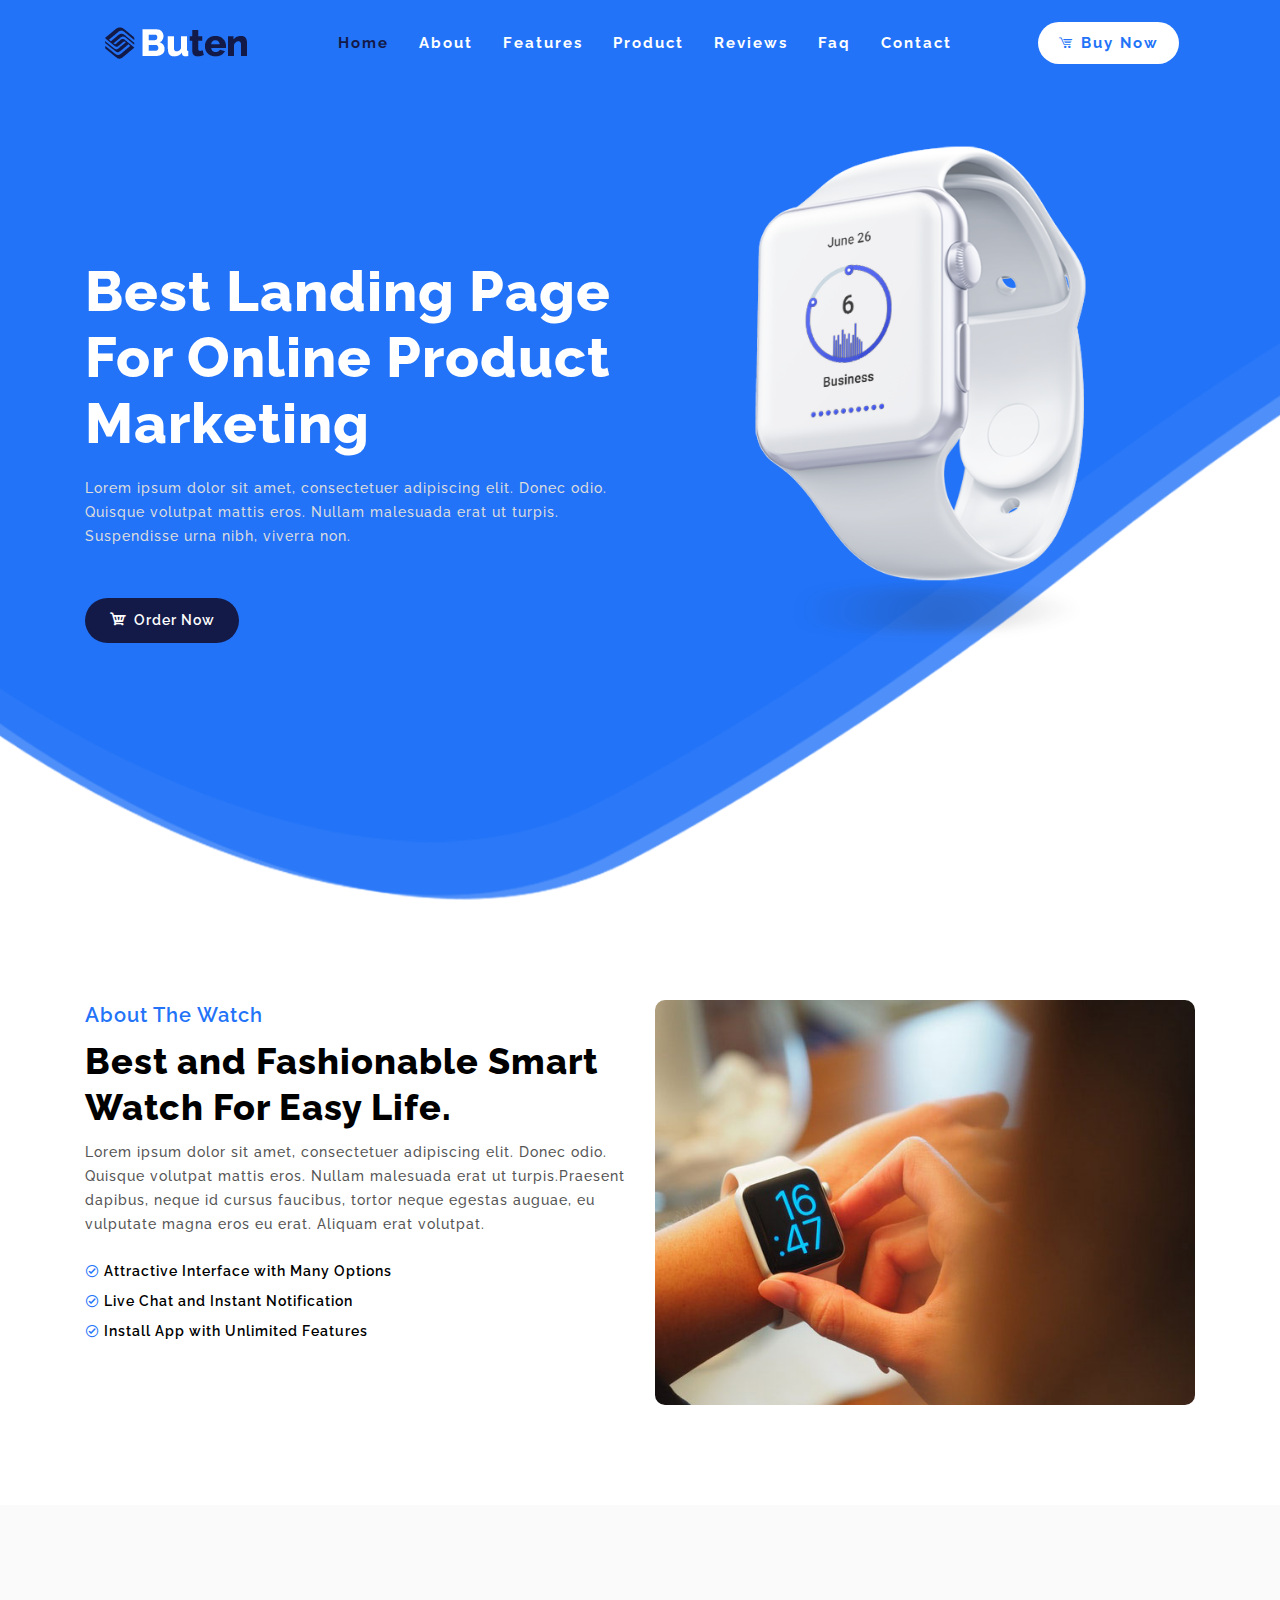
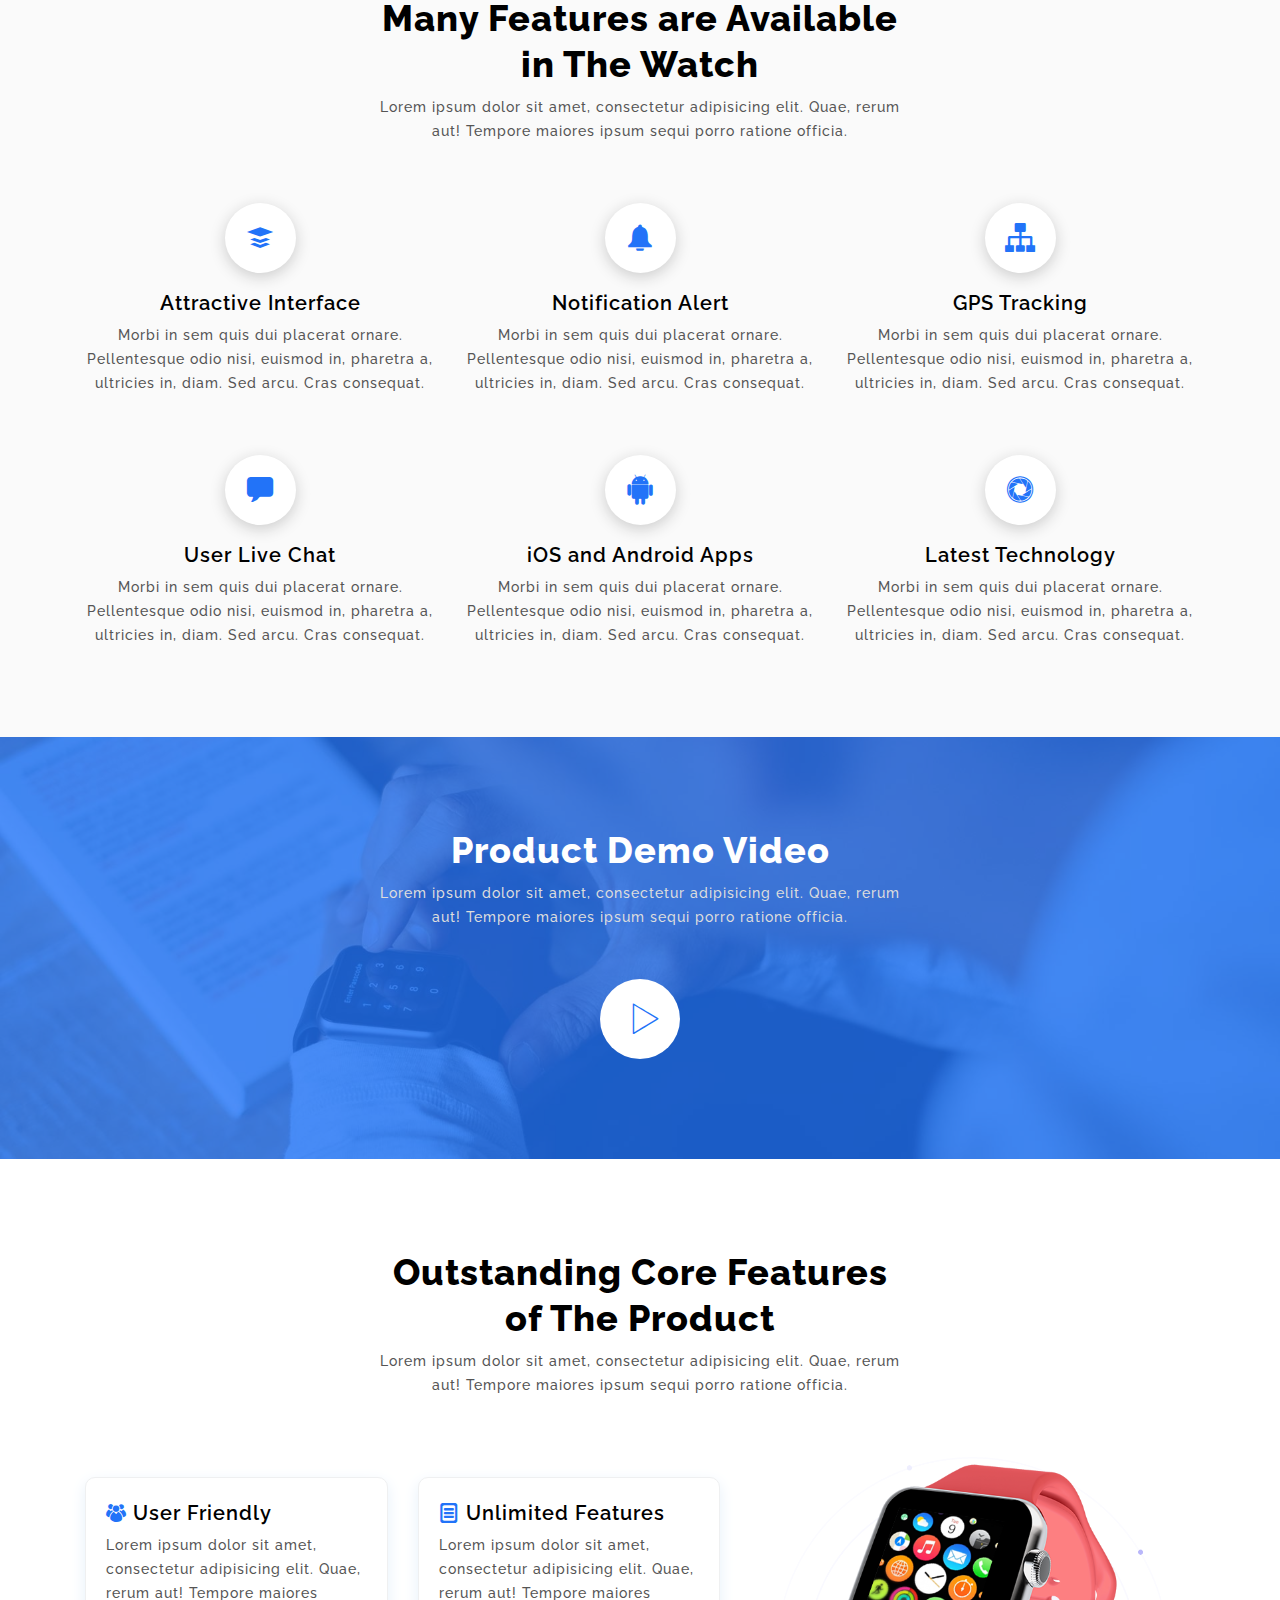
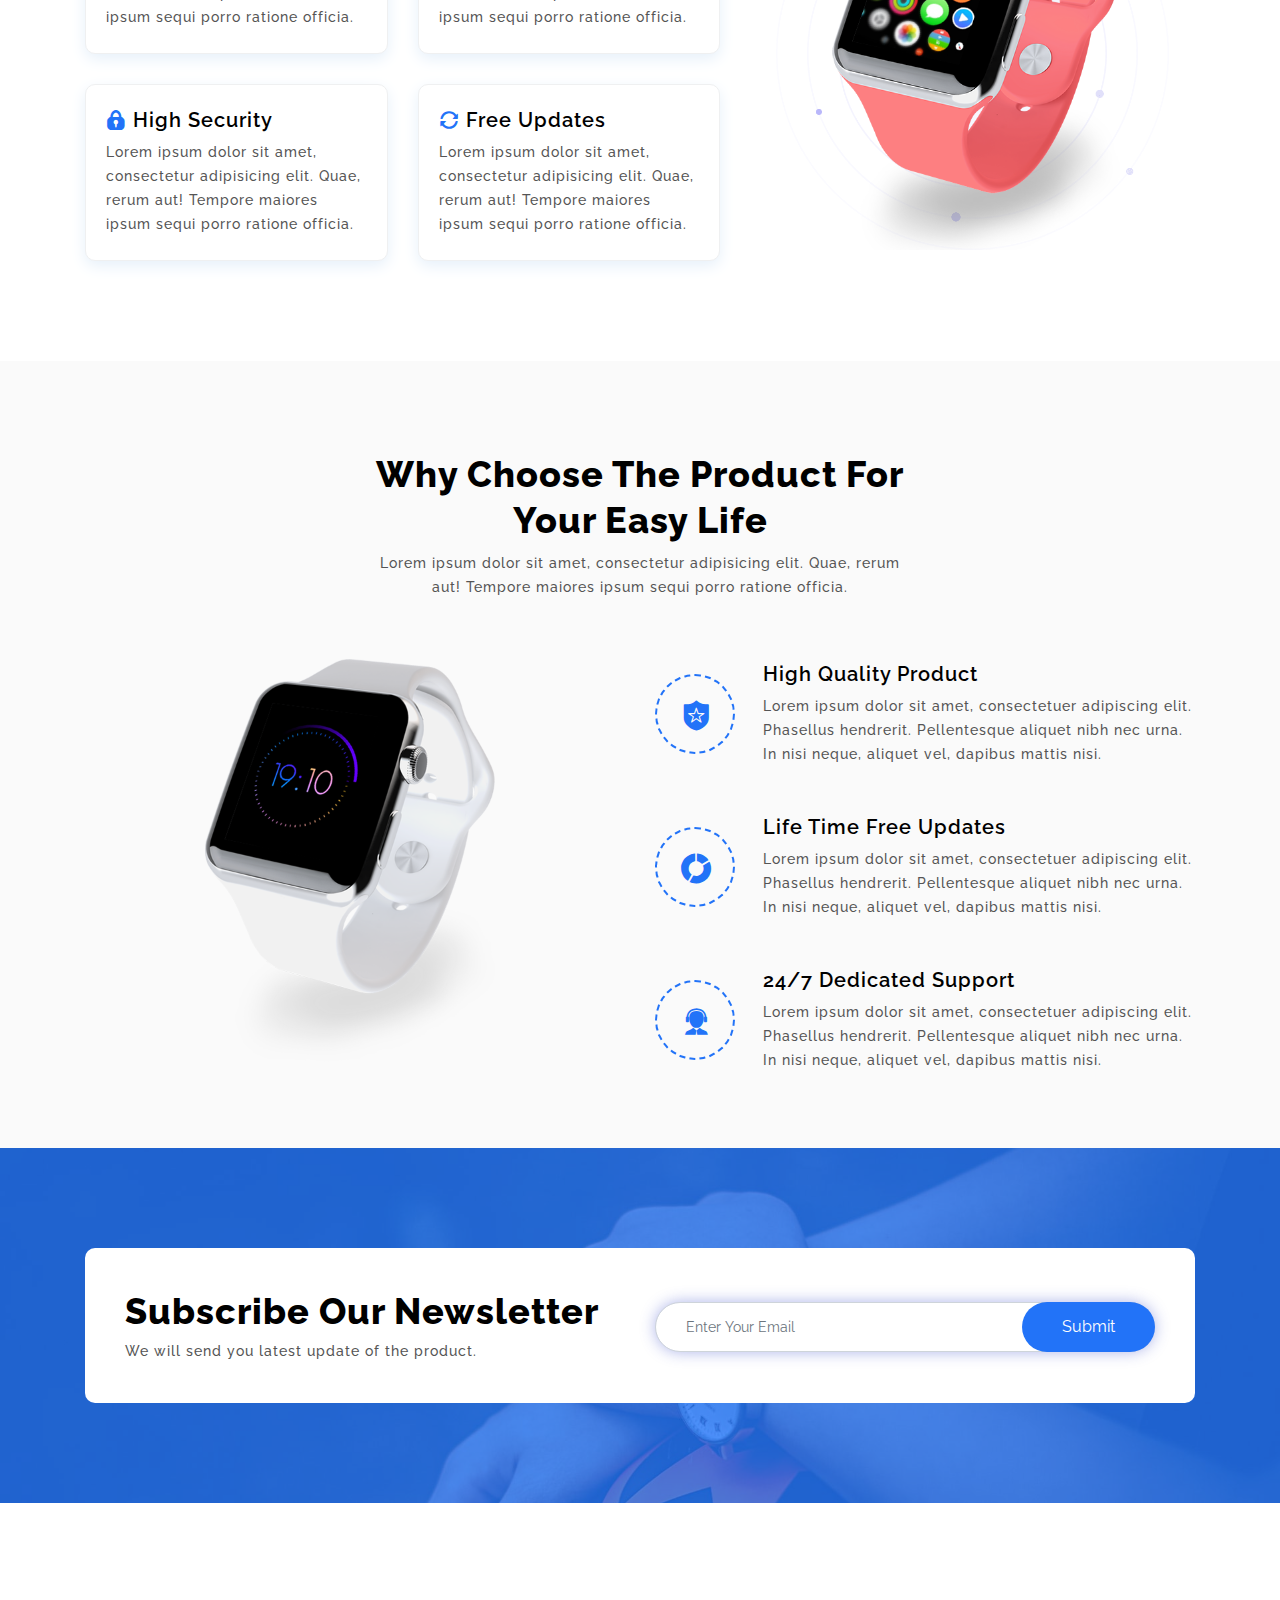
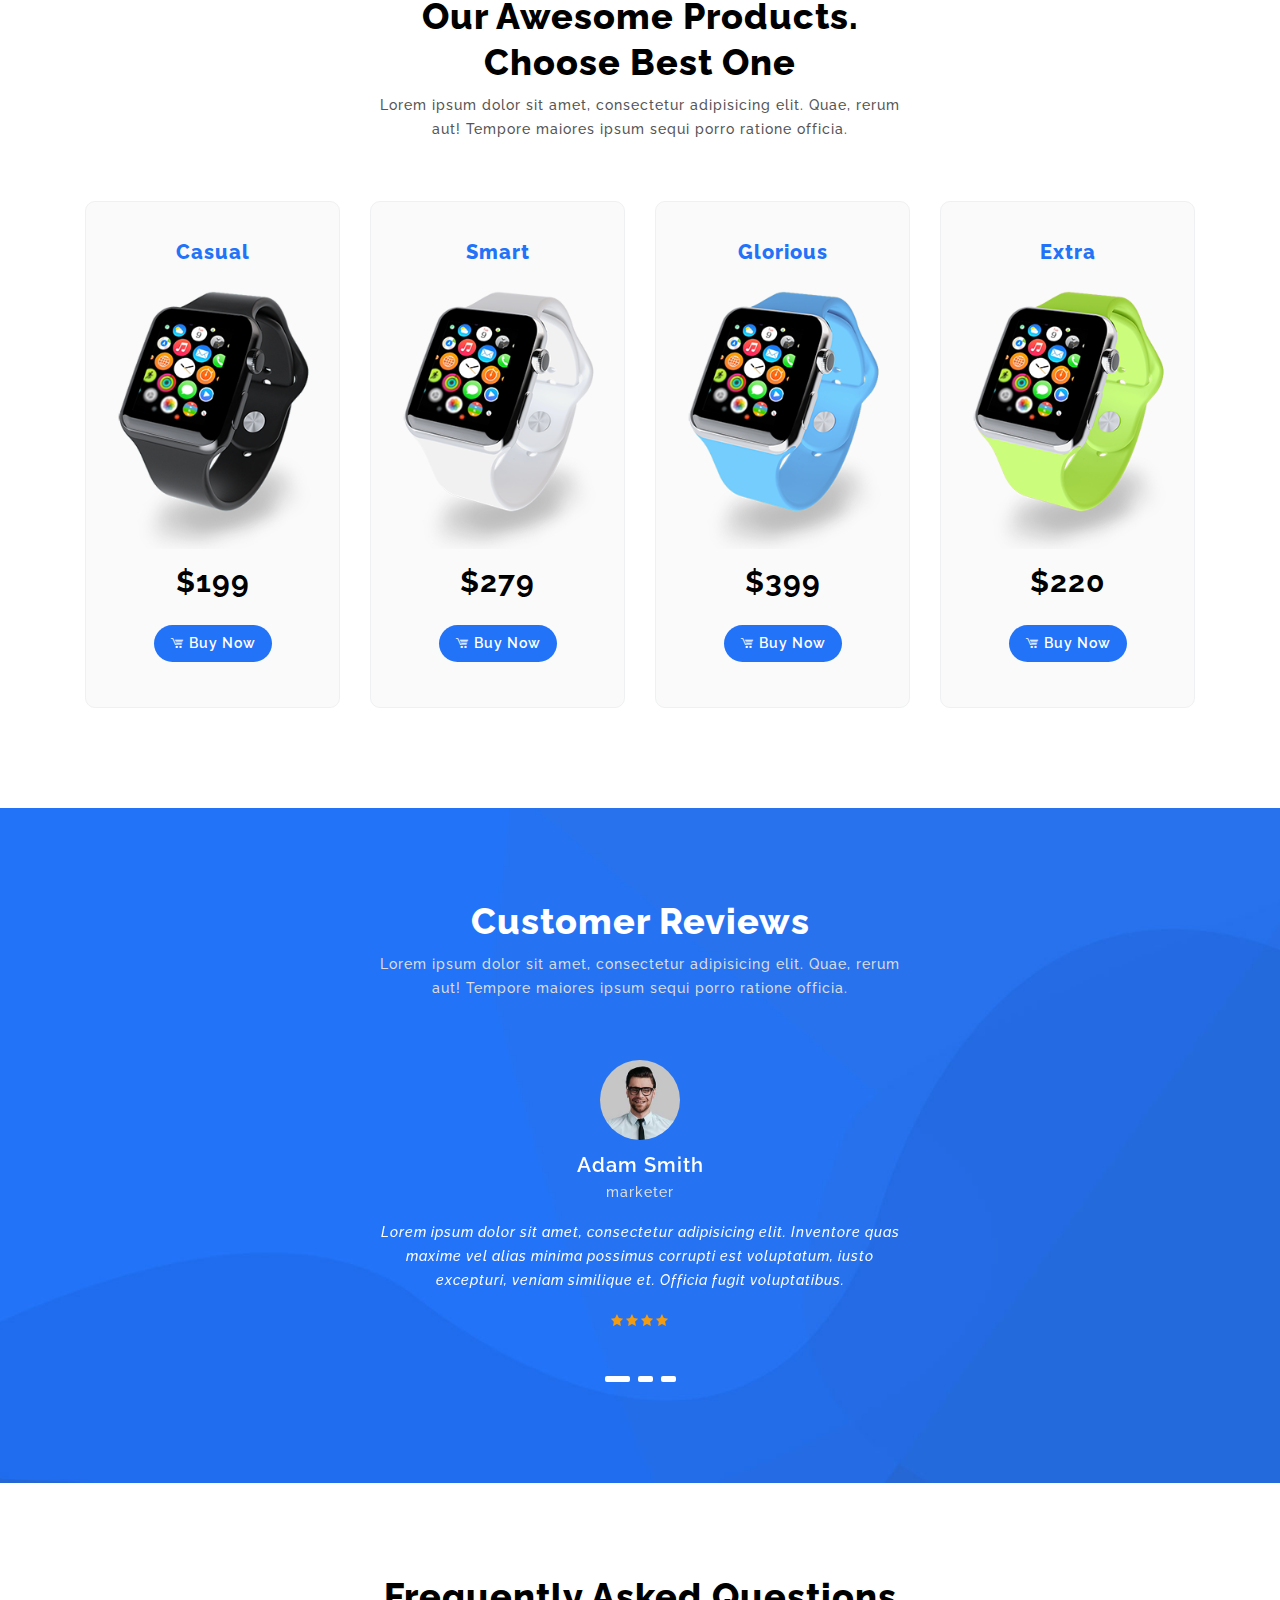
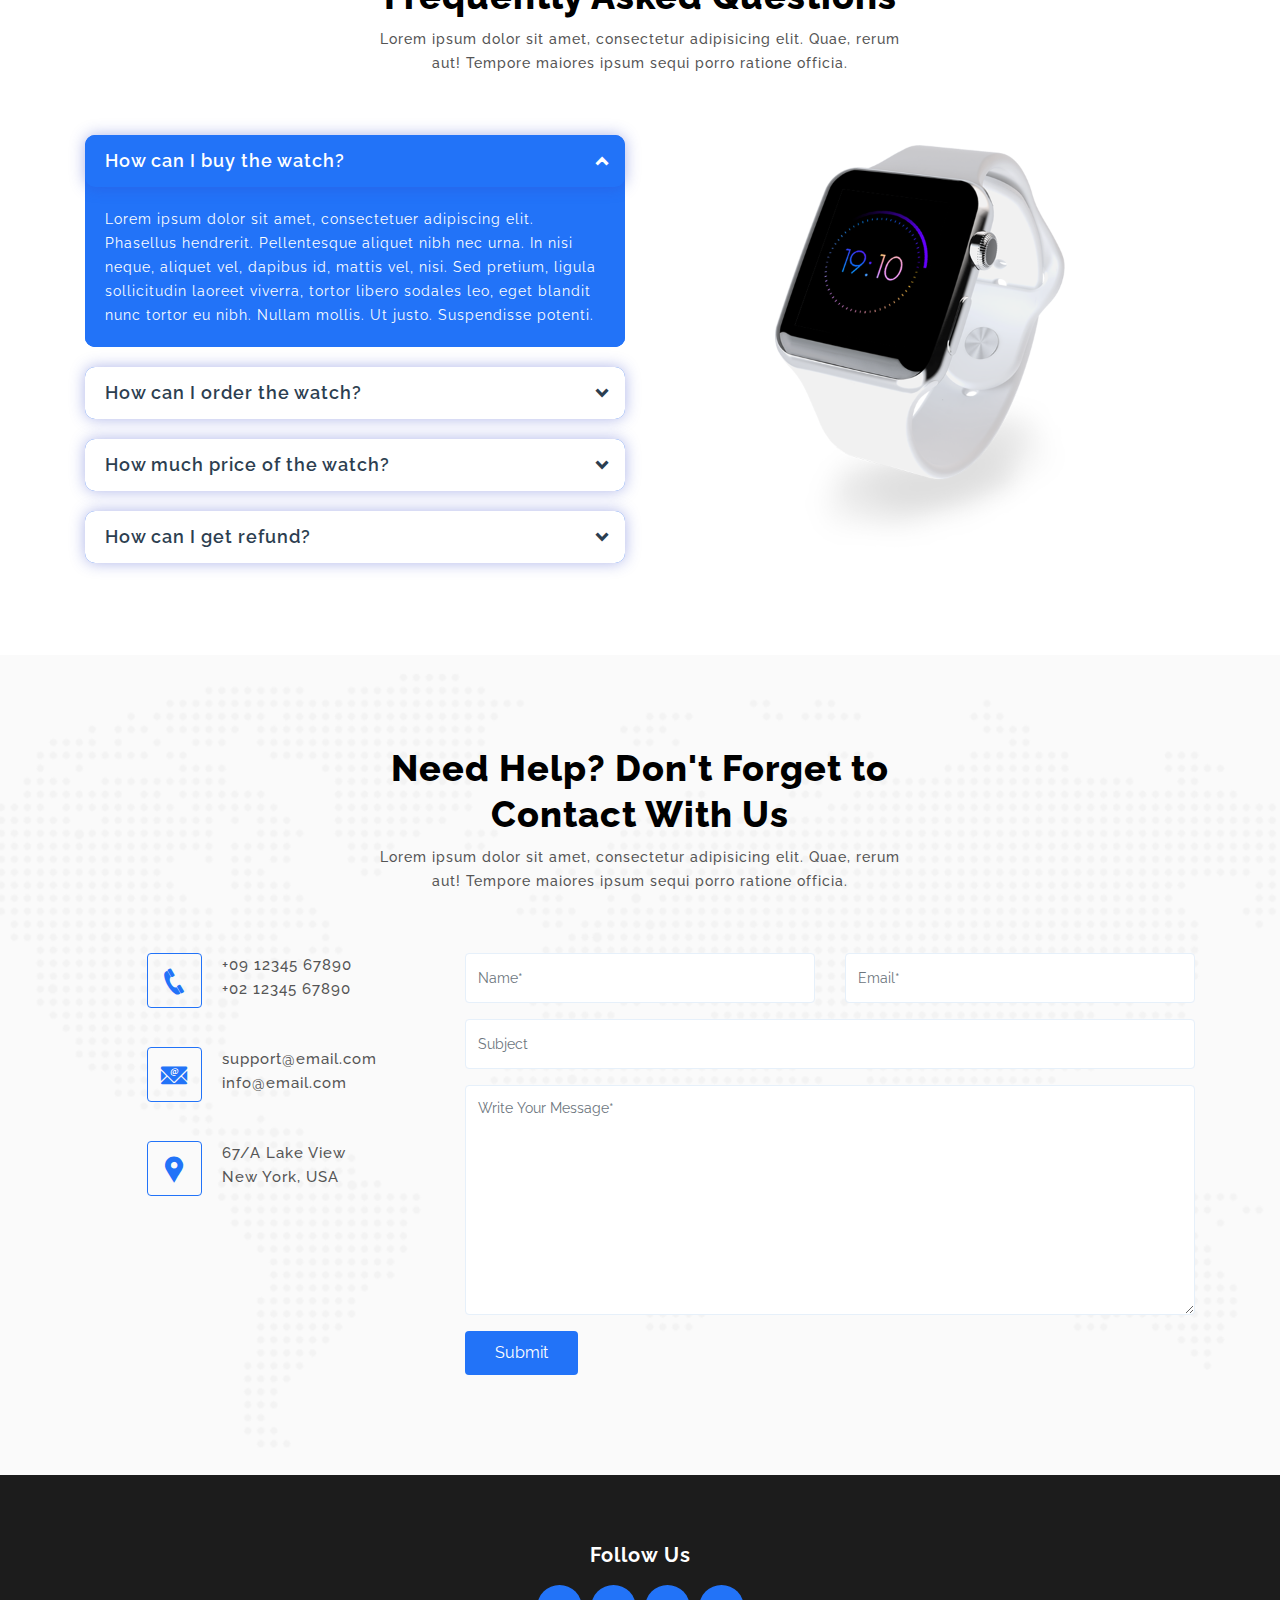
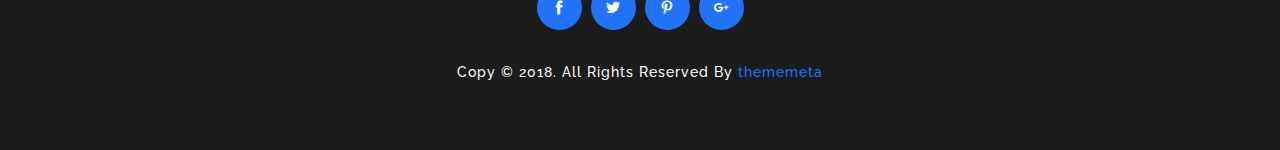
<file: index.html>
<!doctype html>
<html lang="zxx">


<head>
    <meta charset="utf-8">
    <meta name="viewport" content="width=device-width, initial-scale=1, shrink-to-fit=no">
    <meta name="keywords" content="">
    <meta name="description" content="">
    <title>Buten - Product Marketing Landing Page</title>
    <!--favicon-->
    <link rel="shortcut icon" type="image/png" href="assets/images/favicon.png" />
    <!--bootstrap css-->
    <link rel="stylesheet" type="text/css" href="assets/css/bootstrap.min.css">
    <!--owl carousel css-->
    <link rel="stylesheet" type="text/css" href="assets/css/owl.carousel.min.css">
    <!--icofont css-->
    <link rel="stylesheet" type="text/css" href="assets/css/icofont.min.css">
    <!--magnific popup css-->
    <link rel="stylesheet" type="text/css" href="assets/css/magnific-popup.css">
    <!--animate css-->
    <link rel="stylesheet" type="text/css" href="assets/css/animate.css">
    <!--main css-->
    <link rel="stylesheet" type="text/css" href="assets/css/style.css">
    <!--responsive css-->
    <link rel="stylesheet" type="text/css" href="assets/css/responsive.css">
</head>

<body>
    <!--start preloader-->
    <div class="preloader">
        <div class="d-table">
            <div class="d-table-cell align-middle">
                <div class="spinner">
                    <div class="double-bounce1"></div>
                    <div class="double-bounce2"></div>
                </div>
            </div>
        </div>
    </div>
    <!--end preloader-->
    <!--start header-->
    <header id="header">
        <div class="container">
            <nav class="navbar navbar-expand-lg justify-content-center">
                <!--logo-->
                <a class="logo" href="#"><img src="assets/images/logo.png" alt="logo"></a>
                <!--scroll logo-->
                <a class="logo-scroll" href="#"><img src="assets/images/logo-scroll.png" alt="logo"></a>
                <button class="navbar-toggler ml-1" type="button" data-toggle="collapse" data-target="#collapsingNavbar2">
                        <span class="icofont-navigation-menu"></span>
                    </button>
                <div class="navbar-collapse collapse justify-content-between align-items-center w-100" id="collapsingNavbar2">
                    <ul class="navbar-nav mx-auto text-center">
                        <li class="nav-item">
                            <a class="nav-link active" href="#" data-scroll-nav="0">Home</a>
                        </li>
                        <li class="nav-item">
                            <a class="nav-link" href="#" data-scroll-nav="1">About</a>
                        </li>
                        <li class="nav-item">
                            <a class="nav-link" href="#" data-scroll-nav="2">Features</a>
                        </li>
                        <li class="nav-item">
                            <a class="nav-link" href="#" data-scroll-nav="3">Product</a>
                        </li>
                        <li class="nav-item">
                            <a class="nav-link" href="#" data-scroll-nav="4">Reviews</a>
                        </li>
                        <li class="nav-item">
                            <a class="nav-link" href="#" data-scroll-nav="5">Faq</a>
                        </li>
                        <li class="nav-item">
                            <a class="nav-link" href="#" data-scroll-nav="6">Contact</a>
                        </li>
                    </ul>
                    <ul class="nav navbar-nav flex-row justify-content-center flex-nowrap buy-btn">
                        <li class="nav-item"><a class="nav-link" href="#product-area"><i class="icofont-cart-alt"></i> Buy Now</a></li>
                    </ul>
                </div>
            </nav>
        </div>
    </header>
    <!--end header-->
    <!--start home area-->
    <section id="home-area" data-scroll-index="0">
        <div class="container">
            <div class="row">
                <!--start caption content-->
                <div class="col-lg-6 col-md-7">
                    <div class="caption-content d-table">
                        <div class="d-table-cell align-middle">
                            <h1>Best Landing Page For Online Product Marketing</h1>
                            <p>Lorem ipsum dolor sit amet, consectetuer adipiscing elit. Donec odio. Quisque volutpat mattis eros. Nullam malesuada erat ut turpis. Suspendisse urna nibh, viverra non.</p>
                            <a href="#product-area"><i class="icofont-cart"></i> Order Now</a>
                        </div>
                    </div>
                </div>
                <!--end caption content-->
                <!--start caption image-->
                <div class="col-lg-6 col-md-5">
                    <div class="caption-img">
                        <img src="assets/images/watch-1.png" class="img-fluid animation-jump" alt="">
                    </div>
                </div>
                <!--end caption image-->
            </div>
        </div>
    </section>
    <!--end home area-->
    <!--start about area-->
    <section id="about-area" data-scroll-index="1">
        <div class="container">
            <div class="row">
                <!--start about content-->
                <div class="col-lg-6">
                    <div class="about-content">
                        <h4>About The Watch</h4>
                        <h2>Best and Fashionable Smart Watch For Easy Life.</h2>
                        <p>Lorem ipsum dolor sit amet, consectetuer adipiscing elit. Donec odio. Quisque volutpat mattis eros. Nullam malesuada erat ut turpis.Praesent dapibus, neque id cursus faucibus, tortor neque egestas auguae, eu vulputate magna eros eu erat. Aliquam erat volutpat.</p>
                        <ul>
                            <li><i class="icofont-check-circled"></i> Attractive Interface with Many Options</li>
                            <li><i class="icofont-check-circled"></i> Live Chat and Instant Notification</li>
                            <li><i class="icofont-check-circled"></i> Install App with Unlimited Features</li>
                        </ul>
                    </div>
                </div>
                <!--end about content-->
                <!--start about image-->
                <div class="col-lg-6">
                    <div class="about-img">
                        <img src="assets/images/about-img.jpg" class="img-fluid" alt="">
                    </div>
                </div>
                <!--end about image-->
            </div>
        </div>
    </section>
    <!--end about area-->
    <!--start feature area-->
    <section id="feature-area" data-scroll-index="2">
        <div class="container">
            <div class="row">
                <!--start heading-->
                <div class="col-lg-6 offset-lg-3 col-md-8 offset-md-2">
                    <div class="section-heading text-center">
                        <h2>Many Features are Available in The Watch</h2>
                        <p>Lorem ipsum dolor sit amet, consectetur adipisicing elit. Quae, rerum aut! Tempore maiores ipsum sequi porro ratione officia.</p>
                    </div>
                </div>
                <!--end heading-->
            </div>
            <div class="row">
                <!--start feature single-->
                <div class="col-lg-4 col-md-6">
                    <div class="feature-single text-center">
                        <i class="icofont-layers"></i>
                        <h4>Attractive Interface</h4>
                        <p>Morbi in sem quis dui placerat ornare. Pellentesque odio nisi, euismod in, pharetra a, ultricies in, diam. Sed arcu. Cras consequat.</p>
                    </div>
                </div>
                <!--end feature single-->
                <!--start feature single-->
                <div class="col-lg-4 col-md-6">
                    <div class="feature-single text-center">
                        <i class="icofont-alarm"></i>
                        <h4>Notification Alert</h4>
                        <p>Morbi in sem quis dui placerat ornare. Pellentesque odio nisi, euismod in, pharetra a, ultricies in, diam. Sed arcu. Cras consequat.</p>
                    </div>
                </div>
                <!--end feature single-->
                <!--start feature single-->
                <div class="col-lg-4 col-md-6">
                    <div class="feature-single text-center">
                        <i class="icofont-chart-flow-1"></i>
                        <h4>GPS Tracking</h4>
                        <p>Morbi in sem quis dui placerat ornare. Pellentesque odio nisi, euismod in, pharetra a, ultricies in, diam. Sed arcu. Cras consequat.</p>
                    </div>
                </div>
                <!--end feature single-->
                <!--start feature single-->
                <div class="col-lg-4 col-md-6">
                    <div class="feature-single text-center">
                        <i class="icofont-chat"></i>
                        <h4>User Live Chat</h4>
                        <p>Morbi in sem quis dui placerat ornare. Pellentesque odio nisi, euismod in, pharetra a, ultricies in, diam. Sed arcu. Cras consequat.</p>
                    </div>
                </div>
                <!--end feature single-->
                <!--start feature single-->
                <div class="col-lg-4 col-md-6">
                    <div class="feature-single text-center">
                        <i class="icofont-brand-android-robot"></i>
                        <h4>iOS and Android Apps</h4>
                        <p>Morbi in sem quis dui placerat ornare. Pellentesque odio nisi, euismod in, pharetra a, ultricies in, diam. Sed arcu. Cras consequat.</p>
                    </div>
                </div>
                <!--end feature single-->
                <!--start feature single-->
                <div class="col-lg-4 col-md-6">
                    <div class="feature-single text-center">
                        <i class="icofont-lens"></i>
                        <h4>Latest Technology</h4>
                        <p>Morbi in sem quis dui placerat ornare. Pellentesque odio nisi, euismod in, pharetra a, ultricies in, diam. Sed arcu. Cras consequat.</p>
                    </div>
                </div>
                <!--end feature single-->
            </div>
        </div>
    </section>
    <!--end feature area-->
    <!--start video area-->
    <section id="video-area">
        <div class="video-overlay"></div>
        <div class="container">
            <div class="row">
                <!--start video content-->
                <div class="col-lg-6 offset-lg-3 col-md-10 offset-md-1">
                    <div class="video-content text-center">
                        <h2>Product Demo Video</h2>
                        <p>Lorem ipsum dolor sit amet, consectetur adipisicing elit. Quae, rerum aut! Tempore maiores ipsum sequi porro ratione officia.</p>
                        <div class="video-player">
                            <div class="pulse1"></div>
                            <div class="pulse2"></div>
                            <a class="popup-video" href="https://www.youtube.com/watch?v=EOA1oXpLT0w"><i class="icofont-play"></i></a>
                        </div>
                    </div>
                </div>
                <!--end video content-->
            </div>
        </div>
    </section>
    <!--end video area-->
    <!--start core feature-->
    <section id="core-feature-area">
        <div class="container">
            <div class="row">
                <!--start heading-->
                <div class="col-lg-6 offset-lg-3 col-md-8 offset-md-2">
                    <div class="section-heading text-center">
                        <h2>Outstanding Core Features of The Product</h2>
                        <p>Lorem ipsum dolor sit amet, consectetur adipisicing elit. Quae, rerum aut! Tempore maiores ipsum sequi porro ratione officia.</p>
                    </div>
                </div>
                <!--end heading-->
            </div>
            <div class="row">
                <!--start core feature content-->
                <div class="col-lg-7">
                    <div class="core-feat-content row">
                        <div class="col-md-6">
                            <!--start core feature single-->
                            <div class="core-feat-single">
                                <h4><i class="icofont-users-alt-2"></i> User Friendly</h4>
                                <p>Lorem ipsum dolor sit amet, consectetur adipisicing elit. Quae, rerum aut! Tempore maiores ipsum sequi porro ratione officia.</p>
                            </div>
                            <!--end core feature single-->
                            <!--start core feature single-->
                            <div class="core-feat-single">
                                <h4><i class="icofont-ui-lock"></i> High Security</h4>
                                <p>Lorem ipsum dolor sit amet, consectetur adipisicing elit. Quae, rerum aut! Tempore maiores ipsum sequi porro ratione officia.</p>
                            </div>
                            <!--end core feature single-->
                        </div>
                        <div class="col-md-6">
                            <!--start core feature single-->
                            <div class="core-feat-single">
                                <h4><i class="icofont-ui-note"></i> Unlimited Features</h4>
                                <p>Lorem ipsum dolor sit amet, consectetur adipisicing elit. Quae, rerum aut! Tempore maiores ipsum sequi porro ratione officia.</p>
                            </div>
                            <!--end core feature single-->
                            <!--start core feature single-->
                            <div class="core-feat-single">
                                <h4><i class="icofont-refresh"></i> Free Updates</h4>
                                <p>Lorem ipsum dolor sit amet, consectetur adipisicing elit. Quae, rerum aut! Tempore maiores ipsum sequi porro ratione officia.</p>
                            </div>
                            <!--end core feature single-->
                        </div>
                    </div>
                </div>
                <!--end core feature content-->
                <!--start core feature image-->
                <div class="col-lg-5">
                    <div class="core-feat-img animation-jump">
                        <img src="assets/images/watch-2.png" class="img-fluid" alt="">
                    </div>
                </div>
                <!--end core feature image-->
            </div>
        </div>
    </section>
    <!--end core feature-->
    <!--start why choose area-->
    <section id="why-choose-area">
        <div class="container">
            <div class="row">
                <!--start heading-->
                <div class="col-lg-6 offset-lg-3 col-md-8 offset-md-2">
                    <div class="section-heading text-center">
                        <h2>Why Choose The Product For Your Easy Life</h2>
                        <p>Lorem ipsum dolor sit amet, consectetur adipisicing elit. Quae, rerum aut! Tempore maiores ipsum sequi porro ratione officia.</p>
                    </div>
                </div>
                <!--end heading-->
            </div>
            <div class="row">
                <div class="col-md-6">
                    <div class="why-choose-img text-center">
                        <img src="assets/images/watch-3.png" class="img-fluid animation-jump" alt="">
                    </div>
                </div>
                <div class="col-md-6">
                    <!--start why choose single-->
                    <div class="why-choose-single">
                        <div class="icon">
                            <i class="icofont-cop-badge"></i>
                        </div>
                        <div class="content">
                            <h4>High Quality Product</h4>
                            <p>Lorem ipsum dolor sit amet, consectetuer adipiscing elit. Phasellus hendrerit. Pellentesque aliquet nibh nec urna. In nisi neque, aliquet vel, dapibus mattis nisi.</p>
                        </div>
                    </div>
                    <!--end why choose single-->
                    <!--start why choose single-->
                    <div class="why-choose-single">
                        <div class="icon">
                            <i class="icofont-chart-pie-alt"></i>
                        </div>
                        <div class="content">
                            <h4>Life Time Free Updates</h4>
                            <p>Lorem ipsum dolor sit amet, consectetuer adipiscing elit. Phasellus hendrerit. Pellentesque aliquet nibh nec urna. In nisi neque, aliquet vel, dapibus mattis nisi.</p>
                        </div>
                    </div>
                    <!--end why choose single-->
                    <!--start why choose single-->
                    <div class="why-choose-single">
                        <div class="icon">
                            <i class="icofont-support"></i>
                        </div>
                        <div class="content">
                            <h4>24/7 Dedicated Support</h4>
                            <p>Lorem ipsum dolor sit amet, consectetuer adipiscing elit. Phasellus hendrerit. Pellentesque aliquet nibh nec urna. In nisi neque, aliquet vel, dapibus mattis nisi.</p>
                        </div>
                    </div>
                    <!--end why choose single-->
                </div>
            </div>
        </div>
    </section>
    <!--end why choose area-->
    <!--start newsletter area-->
    <section id="newsletter-area">
        <div class="newsletter-overlay"></div>
        <div class="container">
            <div class="newsletter-box">
                <div class="row">
                    <div class="col-lg-6">
                        <h2>Subscribe Our Newsletter</h2>
                        <p>We will send you latest update of the product.</p>
                    </div>
                    <div class="col-lg-6">
                        <div class="newsletter-form">
                            <form action="#" method="post">
                                <input type="email" class="form-control" placeholder="Enter Your Email">
                                <button type="submit">Submit</button>
                            </form>
                            <div id="response"></div>
                        </div>
                    </div>
                </div>
            </div>
        </div>
    </section>
    <!--end newsletter area-->
    <!--start product area-->
    <section id="product-area" data-scroll-index="3">
        <div class="container">
            <div class="row">
                <!--start heading-->
                <div class="col-lg-6 offset-lg-3 col-md-8 offset-md-2">
                    <div class="section-heading text-center">
                        <h2>Our Awesome Products. Choose Best One</h2>
                        <p>Lorem ipsum dolor sit amet, consectetur adipisicing elit. Quae, rerum aut! Tempore maiores ipsum sequi porro ratione officia.</p>
                    </div>
                </div>
                <!--end heading-->
            </div>
            <div class="row">
                <!--start product single-->
                <div class="col-lg-3 col-md-6">
                    <div class="product-single text-center">
                        <h4>Casual</h4>
                        <img src="assets/images/watch-4.png" class="img-fluid" alt="">
                        <h2>$199</h2>
                        <a href="#"><i class="icofont-cart-alt"></i> Buy Now</a>
                    </div>
                </div>
                <!--end product single-->
                <!--start product single-->
                <div class="col-lg-3 col-md-6">
                    <div class="product-single text-center">
                        <h4>Smart</h4>
                        <img src="assets/images/watch-5.png" class="img-fluid" alt="">
                        <h2>$279</h2>
                        <a href="#"><i class="icofont-cart-alt"></i> Buy Now</a>
                    </div>
                </div>
                <!--end product single-->
                <!--start product single-->
                <div class="col-lg-3 col-md-6">
                    <div class="product-single text-center">
                        <h4>Glorious</h4>
                        <img src="assets/images/watch-6.png" class="img-fluid" alt="">
                        <h2>$399</h2>
                        <a href="#"><i class="icofont-cart-alt"></i> Buy Now</a>
                    </div>
                </div>
                <!--end product single-->
                <!--start product single-->
                <div class="col-lg-3 col-md-6">
                    <div class="product-single text-center">
                        <h4>Extra</h4>
                        <img src="assets/images/watch-7.png" class="img-fluid" alt="">
                        <h2>$220</h2>
                        <a href="#"><i class="icofont-cart-alt"></i> Buy Now</a>
                    </div>
                </div>
                <!--end product single-->
            </div>
        </div>
    </section>
    <!--staendrt product area-->
    <!--start testimonial area-->
    <section id="testimonial-area" data-scroll-index="4">
        <div class="container">
            <div class="row">
                <!--start heading-->
                <div class="col-lg-6 offset-lg-3 col-md-8 offset-md-2">
                    <div class="section-heading text-center">
                        <h2>Customer Reviews</h2>
                        <p>Lorem ipsum dolor sit amet, consectetur adipisicing elit. Quae, rerum aut! Tempore maiores ipsum sequi porro ratione officia.</p>
                    </div>
                </div>
                <!--end heading-->
            </div>
            <div class="row">
                <div class="col-lg-6 offset-lg-3 col-md-8 offset-md-2">
                    <div class="testimonial-carousel owl-carousel">
                        <!--start testimonial single-->
                        <div class="testimonial-single text-center">
                            <div class="client-info">
                                <img src="assets/images/client-1.jpg" class="img-fluid" alt="">
                                <h4>Adam Smith</h4>
                                <p>marketer</p>
                            </div>
                            <div class="client-comment">
                                <p>Lorem ipsum dolor sit amet, consectetur adipisicing elit. Inventore quas maxime vel alias minima possimus corrupti est voluptatum, iusto excepturi, veniam similique et. Officia fugit voluptatibus.</p>
                                <p><i class="icofont-star"></i><i class="icofont-star"></i><i class="icofont-star"></i><i class="icofont-star"></i></p>
                            </div>
                        </div>
                        <!--end testimonial single-->
                        <!--start testimonial single-->
                        <div class="testimonial-single text-center">
                            <div class="client-info">
                                <img src="assets/images/client-2.jpg" class="img-fluid" alt="">
                                <h4>Jack Morkel</h4>
                                <p>marketer</p>
                            </div>
                            <div class="client-comment">
                                <p>Lorem ipsum dolor sit amet, consectetur adipisicing elit. Inventore quas maxime vel alias minima possimus corrupti est voluptatum, iusto excepturi, veniam similique et. Officia fugit voluptatibus.</p>
                                <p><i class="icofont-star"></i><i class="icofont-star"></i><i class="icofont-star"></i><i class="icofont-star"></i></p>
                            </div>
                        </div>
                        <!--end testimonial single-->
                        <!--start testimonial single-->
                        <div class="testimonial-single text-center">
                            <div class="client-info">
                                <img src="assets/images/client-3.jpg" class="img-fluid" alt="">
                                <h4>Shane Kyle</h4>
                                <p>marketer</p>
                            </div>
                            <div class="client-comment">
                                <p>Lorem ipsum dolor sit amet, consectetur adipisicing elit. Inventore quas maxime vel alias minima possimus corrupti est voluptatum, iusto excepturi, veniam similique et. Officia fugit voluptatibus.</p>
                                <p><i class="icofont-star"></i><i class="icofont-star"></i><i class="icofont-star"></i><i class="icofont-star"></i></p>
                            </div>
                        </div>
                        <!--end testimonial single-->
                    </div>
                </div>
            </div>
        </div>
    </section>
    <!--end testimonial area-->
    <!--start faq area-->
    <section id="faq-area" data-scroll-index="5">
        <div class="container">
            <div class="row">
                <!--start heading-->
                <div class="col-lg-6 offset-lg-3 col-md-8 offset-md-2">
                    <div class="section-heading text-center">
                        <h2>Frequently Asked Questions</h2>
                        <p>Lorem ipsum dolor sit amet, consectetur adipisicing elit. Quae, rerum aut! Tempore maiores ipsum sequi porro ratione officia.</p>
                    </div>
                </div>
                <!--end heading-->
            </div>
            <div class="row">
                <!--start faq accordian-->
                <div class="col-md-6">
                    <div id="accordion" role="tablist">
                        <!--start faq single-->
                        <div class="card">
                            <div class="card-header active" role="tab" id="faq1">
                                <h5 class="mb-0">
                                    <a data-toggle="collapse" href="#collapse1" aria-expanded="true" aria-controls="collapse1">How can I buy the watch?</a>
                                </h5>
                            </div>
                            <div id="collapse1" class="collapse show" role="tabpanel" aria-labelledby="faq1" data-parent="#accordion">
                                <div class="card-body">Lorem ipsum dolor sit amet, consectetuer adipiscing elit. Phasellus hendrerit. Pellentesque aliquet nibh nec urna. In nisi neque, aliquet vel, dapibus id, mattis vel, nisi. Sed pretium, ligula sollicitudin laoreet viverra, tortor libero sodales leo, eget blandit nunc tortor eu nibh. Nullam mollis. Ut justo. Suspendisse potenti.</div>
                            </div>
                        </div>
                        <!--end faq single-->
                        <!--start faq single-->
                        <div class="card">
                            <div class="card-header" role="tab" id="faq2">
                                <h5 class="mb-0">
                                    <a class="collapsed" data-toggle="collapse" href="#collapse2" aria-expanded="false" aria-controls="collapse2">How can I order the watch?</a>
                                </h5>
                            </div>
                            <div id="collapse2" class="collapse" role="tabpanel" aria-labelledby="faq2" data-parent="#accordion">
                                <div class="card-body">Lorem ipsum dolor sit amet, consectetuer adipiscing elit. Phasellus hendrerit. Pellentesque aliquet nibh nec urna. In nisi neque, aliquet vel, dapibus id, mattis vel, nisi. Sed pretium, ligula sollicitudin laoreet viverra, tortor libero sodales leo, eget blandit nunc tortor eu nibh. Nullam mollis. Ut justo. Suspendisse potenti.</div>
                            </div>
                        </div>
                        <!--end faq single-->
                        <!--start faq single-->
                        <div class="card">
                            <div class="card-header" role="tab" id="faq3">
                                <h5 class="mb-0">
                                    <a class="collapsed" data-toggle="collapse" href="#collapse3" aria-expanded="false" aria-controls="collapse3">How much price of the watch?</a>
                                </h5>
                            </div>
                            <div id="collapse3" class="collapse" role="tabpanel" aria-labelledby="faq3" data-parent="#accordion">
                                <div class="card-body">Lorem ipsum dolor sit amet, consectetuer adipiscing elit. Phasellus hendrerit. Pellentesque aliquet nibh nec urna. In nisi neque, aliquet vel, dapibus id, mattis vel, nisi. Sed pretium, ligula sollicitudin laoreet viverra, tortor libero sodales leo, eget blandit nunc tortor eu nibh. Nullam mollis. Ut justo. Suspendisse potenti.</div>
                            </div>
                        </div>
                        <!--end faq single-->
                        <!--start faq single-->
                        <div class="card">
                            <div class="card-header" role="tab" id="faq4">
                                <h5 class="mb-0">
                                    <a class="collapsed" data-toggle="collapse" href="#collapse4" aria-expanded="false" aria-controls="collapse4">How can I get refund?</a>
                                </h5>
                            </div>
                            <div id="collapse4" class="collapse" role="tabpanel" aria-labelledby="faq4" data-parent="#accordion">
                                <div class="card-body">Lorem ipsum dolor sit amet, consectetuer adipiscing elit. Phasellus hendrerit. Pellentesque aliquet nibh nec urna. In nisi neque, aliquet vel, dapibus id, mattis vel, nisi. Sed pretium, ligula sollicitudin laoreet viverra, tortor libero sodales leo, eget blandit nunc tortor eu nibh. Nullam mollis. Ut justo. Suspendisse potenti.</div>
                            </div>
                        </div>
                        <!--end faq single-->
                    </div>
                </div>
                <!--end faq accordian-->
                <div class="col-md-6">
                    <div class="faq-img text-center">
                        <img src="assets/images/watch-3.png" class="img-fluid animation-jump" alt="">
                    </div>
                </div>
            </div>
        </div>
    </section>
    <!--end faq area-->
    <!--start contact area-->
    <section id="contact-area" data-scroll-index="6">
        <div class="container">
            <div class="row">
                <!--start heading-->
                <div class="col-lg-6 offset-lg-3 col-md-8 offset-md-2">
                    <div class="section-heading text-center">
                        <h2>Need Help? Don't Forget to Contact With Us</h2>
                        <p>Lorem ipsum dolor sit amet, consectetur adipisicing elit. Quae, rerum aut! Tempore maiores ipsum sequi porro ratione officia.</p>
                    </div>
                </div>
                <!--end heading-->
            </div>
            <div class="row">
                <!--start contact info-->
                <div class="col-lg-4 col-md-5">
                    <div class="contact-info">
                        <!--start contact info single-->
                        <div class="contact-info-single">
                            <div class="icon">
                                <i class="icofont-phone"></i>
                            </div>
                            <div class="content">
                                <p>+09 12345 67890 <br> +02 12345 67890</p>
                            </div>
                        </div>
                        <!--end contact info single-->
                        <!--start contact info single-->
                        <div class="contact-info-single">
                            <div class="icon">
                                <i class="icofont-email"></i>
                            </div>
                            <div class="content">
                                <p>support@email.com <br> info@email.com</p>
                            </div>
                        </div>
                        <!--end contact info single-->
                        <!--start contact info single-->
                        <div class="contact-info-single">
                            <div class="icon">
                                <i class="icofont-google-map"></i>
                            </div>
                            <div class="content">
                                <p>67/A Lake View <br> New York, USA</p>
                            </div>
                        </div>
                        <!--end contact info single-->
                    </div>
                </div>
                <!--end contact info-->
                <!--start contact box-->
                <div class="col-lg-8 col-md-7">
                    <div class="contact-box">
                        <!--start contact form-->
                        <div class="contact-form">
                            <form id="ajax-contact" action="https://themehoster.com/tf/html/tm/buten/demo/contact.php" method="post">
                                <div class="row">
                                    <div class="form-group col-lg-6">
                                        <input type="text" class="form-control" id="name" name="name" placeholder="Name*" required="required" data-error="Name is required.">
                                        <div class="help-block with-errors"></div>
                                    </div>
                                    <div class="form-group col-lg-6">
                                        <input type="email" class="form-control" id="email" name="email" placeholder="Email*" required="required" data-error="Valid email is required.">
                                        <div class="help-block with-errors"></div>
                                    </div>
                                </div>
                                <div class="form-group">
                                    <input type="text" class="form-control" id="subject" name="subject" placeholder="Subject">
                                </div>
                                <div class="form-group">
                                    <textarea class="form-control" id="message" name="message" rows="10" placeholder="Write Your Message*" required="required" data-error="Please, leave us a message."></textarea>
                                    <div class="help-block with-errors"></div>
                                </div>
                                <button type="submit">Submit</button>
                                <div class="messages"></div>
                            </form>
                        </div>
                        <!--end contact form-->
                    </div>
                </div>
                <!--end contact box-->
            </div>
        </div>
    </section>
    <!--end contact area-->
    <!--start footer-->
    <footer id="footer">
        <div class="container">
            <div class="footer-social-icons text-center">
                <h4>Follow Us</h4>
                <ul>
                    <li><a href="#"><i class="icofont-facebook"></i></a></li>
                    <li><a href="#"><i class="icofont-twitter"></i></a></li>
                    <li><a href="#"><i class="icofont-pinterest"></i></a></li>
                    <li><a href="#"><i class="icofont-google-plus"></i></a></li>
                </ul>
            </div>
            <p>Copy &copy; 2018. All Rights Reserved By <a href="http://themeforest.net/user/thememeta">thememeta</a></p>
        </div>
    </footer>
    <!--end footer-->
    <!--jQuery js-->
    <script src="assets/js/jquery-3.3.1.min.js"></script>
    <!--proper js-->
    <script src="assets/js/popper.min.js"></script>
    <!--bootstrap js-->
    <script src="assets/js/bootstrap.min.js"></script>
    <!--owl carousel js-->
    <script src="assets/js/owl.carousel.min.js"></script>
    <!--magnific popUp js-->
    <script src="assets/js/magnific-popup.min.js"></script>
    <!--scrollIt js-->
    <script src="assets/js/scrollIt.min.js"></script>
    <!--contact js-->
    <script src="assets/js/contact.js"></script>
    <!--validator js-->
    <script src="assets/js/validator.min.js"></script>
    <!--main js-->
    <script src="assets/js/custom.js"></script>
</body>
</html>
</file>
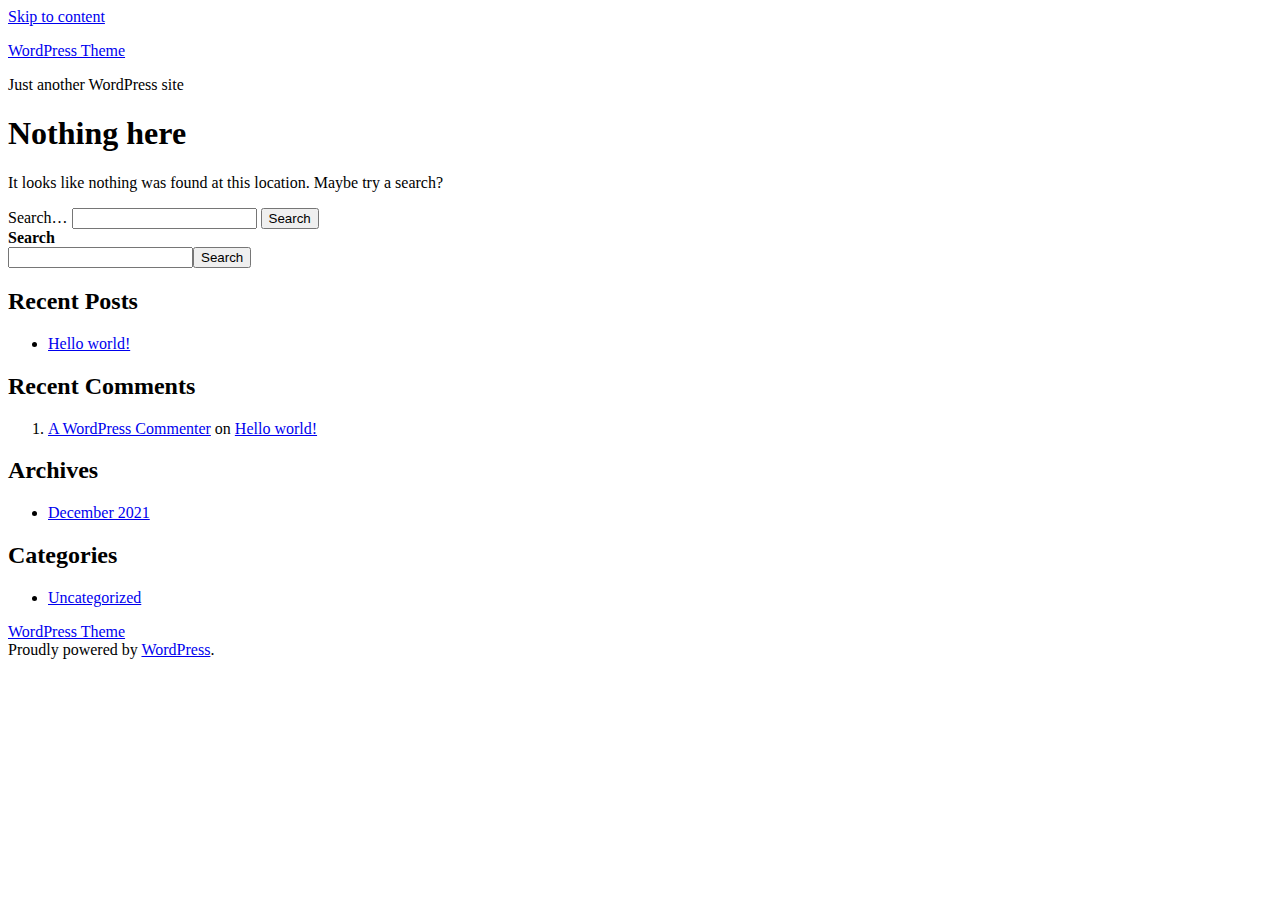
<file: assets/css/owl.video.play.html>
<!doctype html>
<html lang="en-US" >
<head>
	<meta charset="UTF-8" />
	<meta name="viewport" content="width=device-width, initial-scale=1" />
	<title>Page not found &#8211; WordPress Theme</title>
<meta name='robots' content='max-image-preview:large' />
<link rel='dns-prefetch' href='//s.w.org' />
<link rel="alternate" type="application/rss+xml" title="WordPress Theme &raquo; Feed" href="https://themehoster.com/index.php/feed/" />
<link rel="alternate" type="application/rss+xml" title="WordPress Theme &raquo; Comments Feed" href="https://themehoster.com/index.php/comments/feed/" />
<script>
window._wpemojiSettings = {"baseUrl":"https:\/\/s.w.org\/images\/core\/emoji\/14.0.0\/72x72\/","ext":".png","svgUrl":"https:\/\/s.w.org\/images\/core\/emoji\/14.0.0\/svg\/","svgExt":".svg","source":{"concatemoji":"https:\/\/themehoster.com\/wp-includes\/js\/wp-emoji-release.min.js?ver=6.0.1"}};
/*! This file is auto-generated */
!function(e,a,t){var n,r,o,i=a.createElement("canvas"),p=i.getContext&&i.getContext("2d");function s(e,t){var a=String.fromCharCode,e=(p.clearRect(0,0,i.width,i.height),p.fillText(a.apply(this,e),0,0),i.toDataURL());return p.clearRect(0,0,i.width,i.height),p.fillText(a.apply(this,t),0,0),e===i.toDataURL()}function c(e){var t=a.createElement("script");t.src=e,t.defer=t.type="text/javascript",a.getElementsByTagName("head")[0].appendChild(t)}for(o=Array("flag","emoji"),t.supports={everything:!0,everythingExceptFlag:!0},r=0;r<o.length;r++)t.supports[o[r]]=function(e){if(!p||!p.fillText)return!1;switch(p.textBaseline="top",p.font="600 32px Arial",e){case"flag":return s([127987,65039,8205,9895,65039],[127987,65039,8203,9895,65039])?!1:!s([55356,56826,55356,56819],[55356,56826,8203,55356,56819])&&!s([55356,57332,56128,56423,56128,56418,56128,56421,56128,56430,56128,56423,56128,56447],[55356,57332,8203,56128,56423,8203,56128,56418,8203,56128,56421,8203,56128,56430,8203,56128,56423,8203,56128,56447]);case"emoji":return!s([129777,127995,8205,129778,127999],[129777,127995,8203,129778,127999])}return!1}(o[r]),t.supports.everything=t.supports.everything&&t.supports[o[r]],"flag"!==o[r]&&(t.supports.everythingExceptFlag=t.supports.everythingExceptFlag&&t.supports[o[r]]);t.supports.everythingExceptFlag=t.supports.everythingExceptFlag&&!t.supports.flag,t.DOMReady=!1,t.readyCallback=function(){t.DOMReady=!0},t.supports.everything||(n=function(){t.readyCallback()},a.addEventListener?(a.addEventListener("DOMContentLoaded",n,!1),e.addEventListener("load",n,!1)):(e.attachEvent("onload",n),a.attachEvent("onreadystatechange",function(){"complete"===a.readyState&&t.readyCallback()})),(e=t.source||{}).concatemoji?c(e.concatemoji):e.wpemoji&&e.twemoji&&(c(e.twemoji),c(e.wpemoji)))}(window,document,window._wpemojiSettings);
</script>
<style>
img.wp-smiley,
img.emoji {
	display: inline !important;
	border: none !important;
	box-shadow: none !important;
	height: 1em !important;
	width: 1em !important;
	margin: 0 0.07em !important;
	vertical-align: -0.1em !important;
	background: none !important;
	padding: 0 !important;
}
</style>
	<link rel='stylesheet' id='wp-block-library-css'  href='https://themehoster.com/wp-includes/css/dist/block-library/style.min.css?ver=6.0.1' media='all' />
<style id='wp-block-library-theme-inline-css'>
.wp-block-audio figcaption{color:#555;font-size:13px;text-align:center}.is-dark-theme .wp-block-audio figcaption{color:hsla(0,0%,100%,.65)}.wp-block-code{border:1px solid #ccc;border-radius:4px;font-family:Menlo,Consolas,monaco,monospace;padding:.8em 1em}.wp-block-embed figcaption{color:#555;font-size:13px;text-align:center}.is-dark-theme .wp-block-embed figcaption{color:hsla(0,0%,100%,.65)}.blocks-gallery-caption{color:#555;font-size:13px;text-align:center}.is-dark-theme .blocks-gallery-caption{color:hsla(0,0%,100%,.65)}.wp-block-image figcaption{color:#555;font-size:13px;text-align:center}.is-dark-theme .wp-block-image figcaption{color:hsla(0,0%,100%,.65)}.wp-block-pullquote{border-top:4px solid;border-bottom:4px solid;margin-bottom:1.75em;color:currentColor}.wp-block-pullquote__citation,.wp-block-pullquote cite,.wp-block-pullquote footer{color:currentColor;text-transform:uppercase;font-size:.8125em;font-style:normal}.wp-block-quote{border-left:.25em solid;margin:0 0 1.75em;padding-left:1em}.wp-block-quote cite,.wp-block-quote footer{color:currentColor;font-size:.8125em;position:relative;font-style:normal}.wp-block-quote.has-text-align-right{border-left:none;border-right:.25em solid;padding-left:0;padding-right:1em}.wp-block-quote.has-text-align-center{border:none;padding-left:0}.wp-block-quote.is-large,.wp-block-quote.is-style-large,.wp-block-quote.is-style-plain{border:none}.wp-block-search .wp-block-search__label{font-weight:700}:where(.wp-block-group.has-background){padding:1.25em 2.375em}.wp-block-separator.has-css-opacity{opacity:.4}.wp-block-separator{border:none;border-bottom:2px solid;margin-left:auto;margin-right:auto}.wp-block-separator.has-alpha-channel-opacity{opacity:1}.wp-block-separator:not(.is-style-wide):not(.is-style-dots){width:100px}.wp-block-separator.has-background:not(.is-style-dots){border-bottom:none;height:1px}.wp-block-separator.has-background:not(.is-style-wide):not(.is-style-dots){height:2px}.wp-block-table thead{border-bottom:3px solid}.wp-block-table tfoot{border-top:3px solid}.wp-block-table td,.wp-block-table th{padding:.5em;border:1px solid;word-break:normal}.wp-block-table figcaption{color:#555;font-size:13px;text-align:center}.is-dark-theme .wp-block-table figcaption{color:hsla(0,0%,100%,.65)}.wp-block-video figcaption{color:#555;font-size:13px;text-align:center}.is-dark-theme .wp-block-video figcaption{color:hsla(0,0%,100%,.65)}.wp-block-template-part.has-background{padding:1.25em 2.375em;margin-top:0;margin-bottom:0}
</style>
<style id='global-styles-inline-css'>
body{--wp--preset--color--black: #000000;--wp--preset--color--cyan-bluish-gray: #abb8c3;--wp--preset--color--white: #FFFFFF;--wp--preset--color--pale-pink: #f78da7;--wp--preset--color--vivid-red: #cf2e2e;--wp--preset--color--luminous-vivid-orange: #ff6900;--wp--preset--color--luminous-vivid-amber: #fcb900;--wp--preset--color--light-green-cyan: #7bdcb5;--wp--preset--color--vivid-green-cyan: #00d084;--wp--preset--color--pale-cyan-blue: #8ed1fc;--wp--preset--color--vivid-cyan-blue: #0693e3;--wp--preset--color--vivid-purple: #9b51e0;--wp--preset--color--dark-gray: #28303D;--wp--preset--color--gray: #39414D;--wp--preset--color--green: #D1E4DD;--wp--preset--color--blue: #D1DFE4;--wp--preset--color--purple: #D1D1E4;--wp--preset--color--red: #E4D1D1;--wp--preset--color--orange: #E4DAD1;--wp--preset--color--yellow: #EEEADD;--wp--preset--gradient--vivid-cyan-blue-to-vivid-purple: linear-gradient(135deg,rgba(6,147,227,1) 0%,rgb(155,81,224) 100%);--wp--preset--gradient--light-green-cyan-to-vivid-green-cyan: linear-gradient(135deg,rgb(122,220,180) 0%,rgb(0,208,130) 100%);--wp--preset--gradient--luminous-vivid-amber-to-luminous-vivid-orange: linear-gradient(135deg,rgba(252,185,0,1) 0%,rgba(255,105,0,1) 100%);--wp--preset--gradient--luminous-vivid-orange-to-vivid-red: linear-gradient(135deg,rgba(255,105,0,1) 0%,rgb(207,46,46) 100%);--wp--preset--gradient--very-light-gray-to-cyan-bluish-gray: linear-gradient(135deg,rgb(238,238,238) 0%,rgb(169,184,195) 100%);--wp--preset--gradient--cool-to-warm-spectrum: linear-gradient(135deg,rgb(74,234,220) 0%,rgb(151,120,209) 20%,rgb(207,42,186) 40%,rgb(238,44,130) 60%,rgb(251,105,98) 80%,rgb(254,248,76) 100%);--wp--preset--gradient--blush-light-purple: linear-gradient(135deg,rgb(255,206,236) 0%,rgb(152,150,240) 100%);--wp--preset--gradient--blush-bordeaux: linear-gradient(135deg,rgb(254,205,165) 0%,rgb(254,45,45) 50%,rgb(107,0,62) 100%);--wp--preset--gradient--luminous-dusk: linear-gradient(135deg,rgb(255,203,112) 0%,rgb(199,81,192) 50%,rgb(65,88,208) 100%);--wp--preset--gradient--pale-ocean: linear-gradient(135deg,rgb(255,245,203) 0%,rgb(182,227,212) 50%,rgb(51,167,181) 100%);--wp--preset--gradient--electric-grass: linear-gradient(135deg,rgb(202,248,128) 0%,rgb(113,206,126) 100%);--wp--preset--gradient--midnight: linear-gradient(135deg,rgb(2,3,129) 0%,rgb(40,116,252) 100%);--wp--preset--gradient--purple-to-yellow: linear-gradient(160deg, #D1D1E4 0%, #EEEADD 100%);--wp--preset--gradient--yellow-to-purple: linear-gradient(160deg, #EEEADD 0%, #D1D1E4 100%);--wp--preset--gradient--green-to-yellow: linear-gradient(160deg, #D1E4DD 0%, #EEEADD 100%);--wp--preset--gradient--yellow-to-green: linear-gradient(160deg, #EEEADD 0%, #D1E4DD 100%);--wp--preset--gradient--red-to-yellow: linear-gradient(160deg, #E4D1D1 0%, #EEEADD 100%);--wp--preset--gradient--yellow-to-red: linear-gradient(160deg, #EEEADD 0%, #E4D1D1 100%);--wp--preset--gradient--purple-to-red: linear-gradient(160deg, #D1D1E4 0%, #E4D1D1 100%);--wp--preset--gradient--red-to-purple: linear-gradient(160deg, #E4D1D1 0%, #D1D1E4 100%);--wp--preset--duotone--dark-grayscale: url('#wp-duotone-dark-grayscale');--wp--preset--duotone--grayscale: url('#wp-duotone-grayscale');--wp--preset--duotone--purple-yellow: url('#wp-duotone-purple-yellow');--wp--preset--duotone--blue-red: url('#wp-duotone-blue-red');--wp--preset--duotone--midnight: url('#wp-duotone-midnight');--wp--preset--duotone--magenta-yellow: url('#wp-duotone-magenta-yellow');--wp--preset--duotone--purple-green: url('#wp-duotone-purple-green');--wp--preset--duotone--blue-orange: url('#wp-duotone-blue-orange');--wp--preset--font-size--small: 18px;--wp--preset--font-size--medium: 20px;--wp--preset--font-size--large: 24px;--wp--preset--font-size--x-large: 42px;--wp--preset--font-size--extra-small: 16px;--wp--preset--font-size--normal: 20px;--wp--preset--font-size--extra-large: 40px;--wp--preset--font-size--huge: 96px;--wp--preset--font-size--gigantic: 144px;}.has-black-color{color: var(--wp--preset--color--black) !important;}.has-cyan-bluish-gray-color{color: var(--wp--preset--color--cyan-bluish-gray) !important;}.has-white-color{color: var(--wp--preset--color--white) !important;}.has-pale-pink-color{color: var(--wp--preset--color--pale-pink) !important;}.has-vivid-red-color{color: var(--wp--preset--color--vivid-red) !important;}.has-luminous-vivid-orange-color{color: var(--wp--preset--color--luminous-vivid-orange) !important;}.has-luminous-vivid-amber-color{color: var(--wp--preset--color--luminous-vivid-amber) !important;}.has-light-green-cyan-color{color: var(--wp--preset--color--light-green-cyan) !important;}.has-vivid-green-cyan-color{color: var(--wp--preset--color--vivid-green-cyan) !important;}.has-pale-cyan-blue-color{color: var(--wp--preset--color--pale-cyan-blue) !important;}.has-vivid-cyan-blue-color{color: var(--wp--preset--color--vivid-cyan-blue) !important;}.has-vivid-purple-color{color: var(--wp--preset--color--vivid-purple) !important;}.has-black-background-color{background-color: var(--wp--preset--color--black) !important;}.has-cyan-bluish-gray-background-color{background-color: var(--wp--preset--color--cyan-bluish-gray) !important;}.has-white-background-color{background-color: var(--wp--preset--color--white) !important;}.has-pale-pink-background-color{background-color: var(--wp--preset--color--pale-pink) !important;}.has-vivid-red-background-color{background-color: var(--wp--preset--color--vivid-red) !important;}.has-luminous-vivid-orange-background-color{background-color: var(--wp--preset--color--luminous-vivid-orange) !important;}.has-luminous-vivid-amber-background-color{background-color: var(--wp--preset--color--luminous-vivid-amber) !important;}.has-light-green-cyan-background-color{background-color: var(--wp--preset--color--light-green-cyan) !important;}.has-vivid-green-cyan-background-color{background-color: var(--wp--preset--color--vivid-green-cyan) !important;}.has-pale-cyan-blue-background-color{background-color: var(--wp--preset--color--pale-cyan-blue) !important;}.has-vivid-cyan-blue-background-color{background-color: var(--wp--preset--color--vivid-cyan-blue) !important;}.has-vivid-purple-background-color{background-color: var(--wp--preset--color--vivid-purple) !important;}.has-black-border-color{border-color: var(--wp--preset--color--black) !important;}.has-cyan-bluish-gray-border-color{border-color: var(--wp--preset--color--cyan-bluish-gray) !important;}.has-white-border-color{border-color: var(--wp--preset--color--white) !important;}.has-pale-pink-border-color{border-color: var(--wp--preset--color--pale-pink) !important;}.has-vivid-red-border-color{border-color: var(--wp--preset--color--vivid-red) !important;}.has-luminous-vivid-orange-border-color{border-color: var(--wp--preset--color--luminous-vivid-orange) !important;}.has-luminous-vivid-amber-border-color{border-color: var(--wp--preset--color--luminous-vivid-amber) !important;}.has-light-green-cyan-border-color{border-color: var(--wp--preset--color--light-green-cyan) !important;}.has-vivid-green-cyan-border-color{border-color: var(--wp--preset--color--vivid-green-cyan) !important;}.has-pale-cyan-blue-border-color{border-color: var(--wp--preset--color--pale-cyan-blue) !important;}.has-vivid-cyan-blue-border-color{border-color: var(--wp--preset--color--vivid-cyan-blue) !important;}.has-vivid-purple-border-color{border-color: var(--wp--preset--color--vivid-purple) !important;}.has-vivid-cyan-blue-to-vivid-purple-gradient-background{background: var(--wp--preset--gradient--vivid-cyan-blue-to-vivid-purple) !important;}.has-light-green-cyan-to-vivid-green-cyan-gradient-background{background: var(--wp--preset--gradient--light-green-cyan-to-vivid-green-cyan) !important;}.has-luminous-vivid-amber-to-luminous-vivid-orange-gradient-background{background: var(--wp--preset--gradient--luminous-vivid-amber-to-luminous-vivid-orange) !important;}.has-luminous-vivid-orange-to-vivid-red-gradient-background{background: var(--wp--preset--gradient--luminous-vivid-orange-to-vivid-red) !important;}.has-very-light-gray-to-cyan-bluish-gray-gradient-background{background: var(--wp--preset--gradient--very-light-gray-to-cyan-bluish-gray) !important;}.has-cool-to-warm-spectrum-gradient-background{background: var(--wp--preset--gradient--cool-to-warm-spectrum) !important;}.has-blush-light-purple-gradient-background{background: var(--wp--preset--gradient--blush-light-purple) !important;}.has-blush-bordeaux-gradient-background{background: var(--wp--preset--gradient--blush-bordeaux) !important;}.has-luminous-dusk-gradient-background{background: var(--wp--preset--gradient--luminous-dusk) !important;}.has-pale-ocean-gradient-background{background: var(--wp--preset--gradient--pale-ocean) !important;}.has-electric-grass-gradient-background{background: var(--wp--preset--gradient--electric-grass) !important;}.has-midnight-gradient-background{background: var(--wp--preset--gradient--midnight) !important;}.has-small-font-size{font-size: var(--wp--preset--font-size--small) !important;}.has-medium-font-size{font-size: var(--wp--preset--font-size--medium) !important;}.has-large-font-size{font-size: var(--wp--preset--font-size--large) !important;}.has-x-large-font-size{font-size: var(--wp--preset--font-size--x-large) !important;}
</style>
<link rel='stylesheet' id='twenty-twenty-one-style-css'  href='https://themehoster.com/wp-content/themes/twentytwentyone/style.css?ver=1.4' media='all' />
<link rel='stylesheet' id='twenty-twenty-one-print-style-css'  href='https://themehoster.com/wp-content/themes/twentytwentyone/assets/css/print.css?ver=1.4' media='print' />
<link rel="https://api.w.org/" href="https://themehoster.com/index.php/wp-json/" /><link rel="EditURI" type="application/rsd+xml" title="RSD" href="https://themehoster.com/xmlrpc.php?rsd" />
<link rel="wlwmanifest" type="application/wlwmanifest+xml" href="https://themehoster.com/wp-includes/wlwmanifest.xml" /> 
<meta name="generator" content="WordPress 6.0.1" />
</head>

<body class="error404 wp-embed-responsive is-light-theme no-js hfeed">
<svg xmlns="http://www.w3.org/2000/svg" viewBox="0 0 0 0" width="0" height="0" focusable="false" role="none" style="visibility: hidden; position: absolute; left: -9999px; overflow: hidden;" ><defs><filter id="wp-duotone-dark-grayscale"><feColorMatrix color-interpolation-filters="sRGB" type="matrix" values=" .299 .587 .114 0 0 .299 .587 .114 0 0 .299 .587 .114 0 0 .299 .587 .114 0 0 " /><feComponentTransfer color-interpolation-filters="sRGB" ><feFuncR type="table" tableValues="0 0.49803921568627" /><feFuncG type="table" tableValues="0 0.49803921568627" /><feFuncB type="table" tableValues="0 0.49803921568627" /><feFuncA type="table" tableValues="1 1" /></feComponentTransfer><feComposite in2="SourceGraphic" operator="in" /></filter></defs></svg><svg xmlns="http://www.w3.org/2000/svg" viewBox="0 0 0 0" width="0" height="0" focusable="false" role="none" style="visibility: hidden; position: absolute; left: -9999px; overflow: hidden;" ><defs><filter id="wp-duotone-grayscale"><feColorMatrix color-interpolation-filters="sRGB" type="matrix" values=" .299 .587 .114 0 0 .299 .587 .114 0 0 .299 .587 .114 0 0 .299 .587 .114 0 0 " /><feComponentTransfer color-interpolation-filters="sRGB" ><feFuncR type="table" tableValues="0 1" /><feFuncG type="table" tableValues="0 1" /><feFuncB type="table" tableValues="0 1" /><feFuncA type="table" tableValues="1 1" /></feComponentTransfer><feComposite in2="SourceGraphic" operator="in" /></filter></defs></svg><svg xmlns="http://www.w3.org/2000/svg" viewBox="0 0 0 0" width="0" height="0" focusable="false" role="none" style="visibility: hidden; position: absolute; left: -9999px; overflow: hidden;" ><defs><filter id="wp-duotone-purple-yellow"><feColorMatrix color-interpolation-filters="sRGB" type="matrix" values=" .299 .587 .114 0 0 .299 .587 .114 0 0 .299 .587 .114 0 0 .299 .587 .114 0 0 " /><feComponentTransfer color-interpolation-filters="sRGB" ><feFuncR type="table" tableValues="0.54901960784314 0.98823529411765" /><feFuncG type="table" tableValues="0 1" /><feFuncB type="table" tableValues="0.71764705882353 0.25490196078431" /><feFuncA type="table" tableValues="1 1" /></feComponentTransfer><feComposite in2="SourceGraphic" operator="in" /></filter></defs></svg><svg xmlns="http://www.w3.org/2000/svg" viewBox="0 0 0 0" width="0" height="0" focusable="false" role="none" style="visibility: hidden; position: absolute; left: -9999px; overflow: hidden;" ><defs><filter id="wp-duotone-blue-red"><feColorMatrix color-interpolation-filters="sRGB" type="matrix" values=" .299 .587 .114 0 0 .299 .587 .114 0 0 .299 .587 .114 0 0 .299 .587 .114 0 0 " /><feComponentTransfer color-interpolation-filters="sRGB" ><feFuncR type="table" tableValues="0 1" /><feFuncG type="table" tableValues="0 0.27843137254902" /><feFuncB type="table" tableValues="0.5921568627451 0.27843137254902" /><feFuncA type="table" tableValues="1 1" /></feComponentTransfer><feComposite in2="SourceGraphic" operator="in" /></filter></defs></svg><svg xmlns="http://www.w3.org/2000/svg" viewBox="0 0 0 0" width="0" height="0" focusable="false" role="none" style="visibility: hidden; position: absolute; left: -9999px; overflow: hidden;" ><defs><filter id="wp-duotone-midnight"><feColorMatrix color-interpolation-filters="sRGB" type="matrix" values=" .299 .587 .114 0 0 .299 .587 .114 0 0 .299 .587 .114 0 0 .299 .587 .114 0 0 " /><feComponentTransfer color-interpolation-filters="sRGB" ><feFuncR type="table" tableValues="0 0" /><feFuncG type="table" tableValues="0 0.64705882352941" /><feFuncB type="table" tableValues="0 1" /><feFuncA type="table" tableValues="1 1" /></feComponentTransfer><feComposite in2="SourceGraphic" operator="in" /></filter></defs></svg><svg xmlns="http://www.w3.org/2000/svg" viewBox="0 0 0 0" width="0" height="0" focusable="false" role="none" style="visibility: hidden; position: absolute; left: -9999px; overflow: hidden;" ><defs><filter id="wp-duotone-magenta-yellow"><feColorMatrix color-interpolation-filters="sRGB" type="matrix" values=" .299 .587 .114 0 0 .299 .587 .114 0 0 .299 .587 .114 0 0 .299 .587 .114 0 0 " /><feComponentTransfer color-interpolation-filters="sRGB" ><feFuncR type="table" tableValues="0.78039215686275 1" /><feFuncG type="table" tableValues="0 0.94901960784314" /><feFuncB type="table" tableValues="0.35294117647059 0.47058823529412" /><feFuncA type="table" tableValues="1 1" /></feComponentTransfer><feComposite in2="SourceGraphic" operator="in" /></filter></defs></svg><svg xmlns="http://www.w3.org/2000/svg" viewBox="0 0 0 0" width="0" height="0" focusable="false" role="none" style="visibility: hidden; position: absolute; left: -9999px; overflow: hidden;" ><defs><filter id="wp-duotone-purple-green"><feColorMatrix color-interpolation-filters="sRGB" type="matrix" values=" .299 .587 .114 0 0 .299 .587 .114 0 0 .299 .587 .114 0 0 .299 .587 .114 0 0 " /><feComponentTransfer color-interpolation-filters="sRGB" ><feFuncR type="table" tableValues="0.65098039215686 0.40392156862745" /><feFuncG type="table" tableValues="0 1" /><feFuncB type="table" tableValues="0.44705882352941 0.4" /><feFuncA type="table" tableValues="1 1" /></feComponentTransfer><feComposite in2="SourceGraphic" operator="in" /></filter></defs></svg><svg xmlns="http://www.w3.org/2000/svg" viewBox="0 0 0 0" width="0" height="0" focusable="false" role="none" style="visibility: hidden; position: absolute; left: -9999px; overflow: hidden;" ><defs><filter id="wp-duotone-blue-orange"><feColorMatrix color-interpolation-filters="sRGB" type="matrix" values=" .299 .587 .114 0 0 .299 .587 .114 0 0 .299 .587 .114 0 0 .299 .587 .114 0 0 " /><feComponentTransfer color-interpolation-filters="sRGB" ><feFuncR type="table" tableValues="0.098039215686275 1" /><feFuncG type="table" tableValues="0 0.66274509803922" /><feFuncB type="table" tableValues="0.84705882352941 0.41960784313725" /><feFuncA type="table" tableValues="1 1" /></feComponentTransfer><feComposite in2="SourceGraphic" operator="in" /></filter></defs></svg><div id="page" class="site">
	<a class="skip-link screen-reader-text" href="#content">Skip to content</a>

	
<header id="masthead" class="site-header has-title-and-tagline" role="banner">

	

<div class="site-branding">

	
						<p class="site-title"><a href="https://themehoster.com/">WordPress Theme</a></p>
			
			<p class="site-description">
			Just another WordPress site		</p>
	</div><!-- .site-branding -->
	

</header><!-- #masthead -->

	<div id="content" class="site-content">
		<div id="primary" class="content-area">
			<main id="main" class="site-main" role="main">

	<header class="page-header alignwide">
		<h1 class="page-title">Nothing here</h1>
	</header><!-- .page-header -->

	<div class="error-404 not-found default-max-width">
		<div class="page-content">
			<p>It looks like nothing was found at this location. Maybe try a search?</p>
			<form role="search"  method="get" class="search-form" action="https://themehoster.com/">
	<label for="search-form-1">Search&hellip;</label>
	<input type="search" id="search-form-1" class="search-field" value="" name="s" />
	<input type="submit" class="search-submit" value="Search" />
</form>
		</div><!-- .page-content -->
	</div><!-- .error-404 -->

			</main><!-- #main -->
		</div><!-- #primary -->
	</div><!-- #content -->

	
	<aside class="widget-area">
		<section id="block-2" class="widget widget_block widget_search"><form role="search" method="get" action="https://themehoster.com/" class="wp-block-search__button-outside wp-block-search__text-button wp-block-search"><label for="wp-block-search__input-1" class="wp-block-search__label">Search</label><div class="wp-block-search__inside-wrapper " ><input type="search" id="wp-block-search__input-1" class="wp-block-search__input " name="s" value="" placeholder=""  required /><button type="submit" class="wp-block-search__button  "  >Search</button></div></form></section><section id="block-3" class="widget widget_block"><div class="wp-container-2 wp-block-group"><div class="wp-block-group__inner-container"><h2>Recent Posts</h2><ul class="wp-block-latest-posts__list wp-block-latest-posts"><li><a class="wp-block-latest-posts__post-title" href="https://themehoster.com/index.php/2021/12/10/hello-world/">Hello world!</a></li>
</ul></div></div></section><section id="block-4" class="widget widget_block"><div class="wp-container-3 wp-block-group"><div class="wp-block-group__inner-container"><h2>Recent Comments</h2><ol class="wp-block-latest-comments"><li class="wp-block-latest-comments__comment"><article><footer class="wp-block-latest-comments__comment-meta"><a class="wp-block-latest-comments__comment-author" href="https://wordpress.org/">A WordPress Commenter</a> on <a class="wp-block-latest-comments__comment-link" href="https://themehoster.com/index.php/2021/12/10/hello-world/#comment-1">Hello world!</a></footer></article></li></ol></div></div></section><section id="block-5" class="widget widget_block"><div class="wp-container-4 wp-block-group"><div class="wp-block-group__inner-container"><h2>Archives</h2><ul class=" wp-block-archives-list wp-block-archives">	<li><a href='https://themehoster.com/index.php/2021/12/'>December 2021</a></li>
</ul></div></div></section><section id="block-6" class="widget widget_block"><div class="wp-container-5 wp-block-group"><div class="wp-block-group__inner-container"><h2>Categories</h2><ul class="wp-block-categories-list wp-block-categories">	<li class="cat-item cat-item-1"><a href="https://themehoster.com/index.php/category/uncategorized/">Uncategorized</a>
</li>
</ul></div></div></section>	</aside><!-- .widget-area -->


	<footer id="colophon" class="site-footer" role="contentinfo">

				<div class="site-info">
			<div class="site-name">
																						<a href="https://themehoster.com/">WordPress Theme</a>
																		</div><!-- .site-name -->
			<div class="powered-by">
				Proudly powered by <a href="https://wordpress.org/">WordPress</a>.			</div><!-- .powered-by -->

		</div><!-- .site-info -->
	</footer><!-- #colophon -->

</div><!-- #page -->

<script>document.body.classList.remove("no-js");</script>	<script>
	if ( -1 !== navigator.userAgent.indexOf( 'MSIE' ) || -1 !== navigator.appVersion.indexOf( 'Trident/' ) ) {
		document.body.classList.add( 'is-IE' );
	}
	</script>
	<style>.wp-container-2 > .alignleft { float: left; margin-inline-start: 0; margin-inline-end: 2em; }.wp-container-2 > .alignright { float: right; margin-inline-start: 2em; margin-inline-end: 0; }.wp-container-2 > .aligncenter { margin-left: auto !important; margin-right: auto !important; }</style>
<style>.wp-container-3 > .alignleft { float: left; margin-inline-start: 0; margin-inline-end: 2em; }.wp-container-3 > .alignright { float: right; margin-inline-start: 2em; margin-inline-end: 0; }.wp-container-3 > .aligncenter { margin-left: auto !important; margin-right: auto !important; }</style>
<style>.wp-container-4 > .alignleft { float: left; margin-inline-start: 0; margin-inline-end: 2em; }.wp-container-4 > .alignright { float: right; margin-inline-start: 2em; margin-inline-end: 0; }.wp-container-4 > .aligncenter { margin-left: auto !important; margin-right: auto !important; }</style>
<style>.wp-container-5 > .alignleft { float: left; margin-inline-start: 0; margin-inline-end: 2em; }.wp-container-5 > .alignright { float: right; margin-inline-start: 2em; margin-inline-end: 0; }.wp-container-5 > .aligncenter { margin-left: auto !important; margin-right: auto !important; }</style>
<script id='twenty-twenty-one-ie11-polyfills-js-after'>
( Element.prototype.matches && Element.prototype.closest && window.NodeList && NodeList.prototype.forEach ) || document.write( '<script src="https://themehoster.com/wp-content/themes/twentytwentyone/assets/js/polyfills.js?ver=1.4"></scr' + 'ipt>' );
</script>
<script src='https://themehoster.com/wp-content/themes/twentytwentyone/assets/js/responsive-embeds.js?ver=1.4' id='twenty-twenty-one-responsive-embeds-script-js'></script>
	<script>
	/(trident|msie)/i.test(navigator.userAgent)&&document.getElementById&&window.addEventListener&&window.addEventListener("hashchange",(function(){var t,e=location.hash.substring(1);/^[A-z0-9_-]+$/.test(e)&&(t=document.getElementById(e))&&(/^(?:a|select|input|button|textarea)$/i.test(t.tagName)||(t.tabIndex=-1),t.focus())}),!1);
	</script>
	
</body>
</html>
</file>
<file: assets/css/style.css>
/*----------------------------------------------------------------------------------

Project     :   Buten - Product Marketing Landing Page
Author      :   thememeta
Athor URI   :   https://themeforest.net/user/thememeta

-------------------------------------------------------------------------------------*/

/*------------------------------------------------------------------------------------

[Table of contents]

Default CSS
Site Preloader
Header
Home Area
Home Slider
Home Newsletter
About Area
Section Heading
Features Area
Video Area
Core Feature Area
Why Choose Area
Newsletter Area
Product Area
Testimonial Area
FAQ Area
Contact Area
Footer

--------------------------------------------------------------------------------------*/

/*-------------------------------------------------------------------------------------
    Default CSS
---------------------------------------------------------------------------------------*/

@import url('https://fonts.googleapis.com/css?family=Raleway:400,500,600,700,800');
html,
body {
    width: 100%;
    height: 100%;
    margin: 0;
    padding: 0;

}

body {
    font-family: 'Raleway', sans-serif;
    font-weight: 400;
    color: #000;
    position: relative;
    overflow-x: hidden;
    letter-spacing: 1px
}

ul {
    list-style: none;
    margin: 0;
    padding: 0
}

a,
a:visited,
a:focus,
a:active,
a:hover {
    text-decoration: none;
    outline: none;
}

input:required,
input:invalid,
textarea:required,
textarea:invalid {
    -webkit-box-shadow: none;
    box-shadow: none;
}

a,
button {
    -webkit-transition: 0.3s;
    transition: 0.3s
}

a {
    color: #2c3e50;
    font-size: 14px
}

h1,
h2,
h3,
h4,
h5,
h6,
.h1,
.h2,
.h3 {
    font-weight: 400;
    margin-top: 0
}

h1 {
    font-size: 56px;
    line-height: 66px
}

h2 {
    font-size: 36px;
    line-height: 46px
}

h3 {
    font-size: 24px;
    line-height: 34px
}

h4 {
    font-size: 20px;
    line-height: 30px
}

h5 {
    font-size: 18px;
    line-height: 28px
}

h6 {
    font-size: 16px;
    line-height: 26px
}

p {
    font-size: 14px;
    color: #555;
    line-height: 24px;
    font-weight: 500;
}

.d-table {
    width: 100%;
    height: 100%
}

.animation-jump {
    position: relative;
    -webkit-animation: animation-jump 2s ease-in-out infinite;
    animation: animation-jump 2s ease-in-out infinite;
}

.animation-bg {
    -webkit-animation: animation-bg 25s ease-in-out infinite;
    animation: animation-bg 25s ease-in-out infinite;
}

@-webkit-keyframes animation-jump {
    0% {
        top: 3px;
    }
    50% {
        top: -3px;
    }
    100% {
        top: 3px;
    }
}

@keyframes animation-jump {
    0% {
        top: 3px;
    }
    50% {
        top: -3px;
    }
    100% {
        top: 3px;
    }
}

@-webkit-keyframes animation-bg {
    0% {
        background-position: top;
    }

    50% {
        background-position: bottom;
    }
    100% {
        background-position: top;
    }
}

@keyframes animation-bg {
    0% {
        background-position: top;
    }

    50% {
        background-position: bottom;
    }
    100% {
        background-position: top;
    }
}

/*-------------------------------------------------------------------------------------
    Site Preloader
---------------------------------------------------------------------------------------*/

.preloader {
    background-color: #1c1c1c;
    height: 100%;
    left: 0;
    position: fixed;
    top: 0;
    width: 100%;
    z-index: 9999999;
}

.preloader .spinner {
    width: 60px;
    height: 60px;
    margin: 0 auto;
    background-color: #fff;
    border-radius: 100%;
    -webkit-animation: sk-scaleout 1.0s infinite ease-in-out;
    animation: sk-scaleout 1.0s infinite ease-in-out;
}

@-webkit-keyframes sk-scaleout {
    0% {
        -webkit-transform: scale(0)
    }
    100% {
        -webkit-transform: scale(1.0);
        opacity: 0;
    }
}

@keyframes sk-scaleout {
    0% {
        -webkit-transform: scale(0);
        transform: scale(0);
    }
    100% {
        -webkit-transform: scale(1.0);
        transform: scale(1.0);
        opacity: 0;
    }
}

/*-------------------------------------------------------------------------------------
    Header
---------------------------------------------------------------------------------------*/

#header {
    position: absolute;
    left: 0;
    top: 0;
    width: 100%;
    z-index: 9;
    -webkit-transition: 0.5s ease-in-out;
    transition: 0.5s ease-in-out;
    padding: 10px 0
}

#header.sticky {
    position: fixed;
    width: 100%;
    -webkit-box-shadow: 0 2px 10px #ccc;
    box-shadow: 0 2px 10px #ccc;
    background-color: #fff;
    z-index: 999;
    padding: 14px 0;
    -webkit-transition: 0.5s ease-in-out;
    transition: 0.5s ease-in-out;
}

.navbar-nav {
    -webkit-transition: 0.5s ease-in-out;
    transition: 0.5s ease-in-out;
}

.navbar-nav .nav-item .nav-link {
    font-weight: 700;
    font-size: 15px;
    padding: 0 15px;
    color: #fff;
    letter-spacing: 2px
}

.nav-item .nav-link:hover,
.nav-item .nav-link.active,
.sticky .nav-item .nav-link {
    color: #131a48
}

.sticky .nav-item .nav-link.active,
.sticky .nav-item .nav-link:hover {
    color: #2273f8
}

.navbar-nav.buy-btn .nav-link {
    background-color: #fff;
    color: #2273f8;
    padding: 10px 20px;
    border-radius: 30px;
    font-weight: 700
}

.navbar-nav.buy-btn .nav-link:hover {
    background-color: #131a48;
    color: #fff;
}

.sticky .navbar-nav.buy-btn a {
    background-color: #2273f8;
    color: #fff;
}

.sticky .navbar-nav.buy-btn .nav-link:hover {
    color: #fff;
}

.logo-scroll,
.sticky .logo {
    display: none
}

.sticky .logo-scroll {
    display: block
}

/*-------------------------------------------------------------------------------------
    Home Area
---------------------------------------------------------------------------------------*/

#home-area {
    background-image: url(../images/banner-1.png);
    background-repeat: no-repeat;
    background-position: left bottom;
    background-size: cover;
    height: 100vh
}

.caption-content {
    height: 100vh
}

.caption-content h1 {
    color: #fff;
    font-weight: 800;
}

.caption-content p {
    color: #ddd;
    margin: 20px 0 10px;
}

.caption-content a {
    background-color: #131a48;
    color: #fff;
    padding: 12px 24px;
    border-radius: 30px;
    display: inline-block;
    font-weight: 600;
    margin: 40px 0 0;
}

.caption-content a:hover {
    background-color: #fff;
    color: #2273f8;
}

.caption-content a i {
    padding-right: 2px;
    font-size: 18px;
}

.caption-img {
    padding: 25% 0 0;
}

/*-------------------------------------------------------------------------------------
    Home Slider
---------------------------------------------------------------------------------------*/

#home-area.slider {
    background-image: url(../images/banner-1.jpg);
}

.slide-single {
    padding: 0 12%;
}

.slide-single .caption-img img {
    max-width: 350px;
    margin: 0 auto;
    padding: 8% 0 0
}

.home-slider .owl-dots {
    position: absolute;
    left: 0;
    bottom: 80px;
    width: 100%;
    text-align: center
}

.home-slider .owl-dot {
    display: inline-block;
    width: 15px;
    height: 6px;
    margin: 0 4px;
    background-color: #fff;
    border-radius: 2px;
    margin: 0 4px;
    border: 0;
    outline: 0
}

.home-slider .owl-dot.active {
    width: 25px;
}

.owl-item.active .caption-content h1 {
    -webkit-animation: 1s .3s fadeInLeft both;
    animation: 1s .3s fadeInLeft both;
}

.owl-item.active .caption-content p {
    -webkit-animation: 1s .5s fadeInRight both;
    animation: 1s .5s fadeInRight both;
}

.owl-item.active .caption-content a {
    -webkit-animation: 1s .8s fadeInUp both;
    animation: 1s .8s fadeInUp both;
}

/*-------------------------------------------------------------------------------------
    Home Newsletter
---------------------------------------------------------------------------------------*/

#home-area.newsletter {
    background-image: url(../images/banner-2.jpg);
    position: relative
}

.home-news-overlay {
    position: absolute;
    top: 0;
    left: 0;
    width: 100%;
    height: 100%;
    background-color: rgba(0, 0, 0, 0.7);
}

.newsletter .caption-img img {
    max-width: 350px;
    margin: 10% auto 0
}

.home-newsletter {
    background-color: #fff;
    padding: 40px 30px 50px;
    border-radius: 10px;
    margin: 9% 40px 0
}

.home-newsletter h2 {
    font-weight: 800;
    text-align: center;
    margin: 0 0 30px;
}

.home-newsletter input {
    height: 50px;
    font-size: 15px;
    border: 1px solid #e6f0fa;
}

.home-newsletter button {
    width: 100%;
    height: 50px;
    color: #fff;
    background-color: #2273f8;
    border: 0;
    border-radius: 4px;
    cursor: pointer;
    outline: 0
}

.home-newsletter button:hover {
    background-color: #0857d8;
}

/*-------------------------------------------------------------------------------------
    About Area
---------------------------------------------------------------------------------------*/

#about-area {
    padding: 100px 0;
}

.about-img img {
    border-radius: 10px;
}

.about-content h2 {
    font-weight: 800;
    margin: 0 0 10px;
}

.about-content h4 {
    font-weight: 600;
    color: #2273f8;
}

.about-content ul {
    margin: 20px 0 0;
}

.about-content ul li {
    font-weight: 600;
    padding: 3px 0;
    font-size: 14px;
    line-height: 24px
}

.about-content li i {
    color: #2273f8;
}

/*-------------------------------------------------------------------------------------
    Section Heading
---------------------------------------------------------------------------------------*/

.section-heading h2 {
    font-weight: 800;
}

.section-heading {
    margin: 0 0 60px;
}

/*-------------------------------------------------------------------------------------
    Features Area
---------------------------------------------------------------------------------------*/

#feature-area {
    background-color: #fafafa;
    padding: 90px 0 30px;
}

.feature-single {
    margin: 0 0 60px;
}

.feature-single h4 {
    font-weight: 600;
    margin-bottom: 5px
}

.feature-single i {
    display: inline-block;
    font-size: 30px;
    margin: 0 0 15px;
    color: #2273f8;
    padding: 20px;
    border-radius: 50%;
    -webkit-box-shadow: 0 4px 15px 0 #ccc;
    box-shadow: 0 4px 15px 0 #ccc;
    -webkit-transition: 0.5s;
    transition: 0.5s;
    background-color: #fff
}

.feature-single:hover i {
    color: #fff;
    background-color: #2273f8
}

/*-------------------------------------------------------------------------------------
    Video Area
---------------------------------------------------------------------------------------*/

#video-area {
    position: relative;
    background-image: url(../images/video-bg.jpg);
    background-repeat: no-repeat;
    background-size: cover;
    background-position: center;
    padding: 90px 0 100px
}

.video-overlay {
    background-color: rgba(34, 115, 248, 0.8);
    position: absolute;
    left: 0;
    top: 0;
    width: 100%;
    height: 100%
}

.video-content h2 {
    font-weight: 800;
    color: #fff;
}

.video-content p {
    color: #ddd;
    margin: 0 0 50px;
}

.video-content,
.video-player {
    position: relative
}

.video-player a {
    font-size: 35px;
    color: #2273f8;
    border-radius: 50%;
    display: inline-block;
    background-color: #fff;
    width: 80px;
    height: 80px;
    line-height: 80px;
    position: relative;
    z-index: 2;
    padding: 0 28px;
}

.video-player a:hover {
    color: #fff;
    background-color: #131a48;
}

.pulse1 {
    position: absolute;
    width: 100px;
    height: 100px;
    margin: auto;
    top: 0;
    left: 0;
    bottom: 0;
    right: 0;
    z-index: 1;
    opacity: 0;
    border: 3px solid rgba(255, 255, 255, .1);
    -webkit-animation: pulsejg1 1.3s linear infinite;
    animation: pulsejg1 1.3s linear infinite;
    border-radius: 999px;
    -webkit-box-shadow: inset 0px 0px 15px 10px rgba(0, 0, 0, .6);
    box-shadow: inset 0px 0px 15px 10px rgba(0, 0, 0, .6);
    -webkit-box-sizing: border-box;
    box-sizing: border-box;
}

.pulse2 {
    position: absolute;
    width: 100px;
    height: 100px;
    margin: auto;
    top: 0;
    left: 0;
    bottom: 0;
    right: 0;
    z-index: 2;
    opacity: 0;
    border: 1px solid rgba(255, 255, 255, 0);
    -webkit-animation: pulsejg2 0.9s linear infinite;
    animation: pulsejg2 0.9s linear infinite;
    border-radius: 999px;
    -webkit-box-shadow: inset 0px 0px 12px 5px rgba(255, 255, 255, .8);
    box-shadow: inset 0px 0px 12px 5px rgba(255, 255, 255, .8);
    -webkit-box-sizing: border-box;
    box-sizing: border-box;
}

@-webkit-keyframes pulsejg1 {
    0% {
        -webkit-transform: scale(.6);
        opacity: 0;
    }

    50% {
        -webkit-transform: scale(.6);
        opacity: 0;
    }

    60% {
        -webkit-transform: scale(.9);
        opacity: .2;
    }

    70% {
        -webkit-transform: scale(1.1);
        opacity: .35;
    }

    80% {
        -webkit-transform: scale(1.25);
        opacity: .2;
    }

    100% {
        -webkit-transform: scale(1.4);
        opacity: 0;
    }
}

@keyframes pulsejg1 {
    0% {
        -webkit-transform: scale(.6);
        transform: scale(.6);
        opacity: 0;
    }

    50% {
        -webkit-transform: scale(.6);
        transform: scale(.6);
        opacity: 0;
    }

    60% {
        -webkit-transform: scale(.9);
        transform: scale(.9);
        opacity: .1;
    }

    70% {
        -webkit-transform: scale(1.1);
        transform: scale(1.1);
        opacity: .25;
    }

    80% {
        -webkit-transform: scale(1.25);
        transform: scale(1.25);
        opacity: .1;
    }

    100% {
        -webkit-transform: scale(1.4);
        transform: scale(1.4);
        opacity: 0;
    }
}

@-webkit-keyframes pulsejg2 {
    0% {
        -webkit-transform: scale(.6);
        opacity: 0;
    }

    40% {
        -webkit-transform: scale(.8);
        opacity: .05;
    }

    50% {
        -webkit-transform: scale(1);
        opacity: .1;
    }

    60% {
        -webkit-transform: scale(1.1);
        opacity: .3;
    }

    80% {
        -webkit-transform: scale(1.2);
        opacity: .1;
    }

    100% {
        -webkit-transform: scale(1.3);
        opacity: 0;
    }
}

@keyframes pulsejg2 {
    0% {
        -webkit-transform: scale(.6);
        transform: scale(.6);
        opacity: 0;
    }

    40% {
        -webkit-transform: scale(.8);
        transform: scale(.8);
        opacity: .05;
    }

    50% {
        -webkit-transform: scale(1);
        transform: scale(1);
        opacity: .1;
    }

    60% {
        -webkit-transform: scale(1.1);
        transform: scale(1.1);
        opacity: .3;
    }

    80% {
        -webkit-transform: scale(1.2);
        transform: scale(1.2);
        opacity: .1;
    }

    100% {
        -webkit-transform: scale(1.3);
        transform: scale(1.3);
        opacity: 0;
    }
}

/*-------------------------------------------------------------------------------------
    Core Feature Area
---------------------------------------------------------------------------------------*/

#core-feature-area {
    padding: 90px 0 70px;
}

.core-feat-content {
    padding-top: 20px;
}

.core-feat-single {
    background-color: #fff;
    padding: 20px 20px 8px;
    border-radius: 10px;
    border: 1px solid #eff0f1;
    margin: 0 0 30px;
    -webkit-box-shadow: 0 5px 15px #e6f0fa;
    box-shadow: 0 5px 15px #e6f0fa
}

.core-feat-single i {
    color: #2273f8;
    font-size: 20px;
    display: inline-block;
}

.core-feat-single h4 {
    font-weight: 600;
    margin-bottom: 5px
}

.core-feat-img {
    background-image: url(../images/circle.png);
    background-repeat: no-repeat;
    background-position: center;
    background-size: contain;
    text-align: center;
}

.core-feat-img img {
    max-width: 300px;
}

/*-------------------------------------------------------------------------------------
    Why Choose Area
---------------------------------------------------------------------------------------*/

#why-choose-area {
    padding: 90px 0 30px;
    background-color: #fafafa;
}

.why-choose-img img {
    max-width: 300px
}

.why-choose-single {
    margin: 0 0 30px;
    overflow: hidden
}

.why-choose-single .icon {
    width: 20%;
    float: left;
}

.why-choose-single .content {
    width: 80%;
    float: left;
}

.why-choose-single i {
    display: inline-block;
    font-size: 30px;
    width: 80px;
    height: 80px;
    border: 2px dashed #2273f8;
    border-radius: 50%;
    line-height: 80px;
    padding: 0 24px;
    color: #2273f8;
    margin: 15px 0 0;
}

.why-choose-single h4 {
    font-weight: 600;
    margin-bottom: 5px
}

/*-------------------------------------------------------------------------------------
   Newsletter Area
---------------------------------------------------------------------------------------*/

#newsletter-area {
    padding: 100px 0;
    background-image: url(../images/newsletter-bg.jpg);
    background-repeat: no-repeat;
    background-position: center;
    background-size: cover;
    position: relative
}

.newsletter-overlay {
    background-color: rgba(34, 115, 248, 0.8);
    position: absolute;
    left: 0;
    top: 0;
    width: 100%;
    height: 100%;
}

.newsletter-box {
    padding: 40px;
    border-radius: 10px;
    background-color: #fff;
    position: relative
}

.newsletter-box h2 {
    font-weight: 800;
    margin: 0 0 5px
}

.newsletter-box p {
    margin: 0
}

.newsletter-form {
    position: relative;
    margin: 14px 0 0
}

.newsletter-form input {
    border-radius: 30px;
    height: 50px;
    padding-left: 30px;
    -webkit-box-shadow: 0px 0px 15px 0px rgba(52, 69, 199, 0.4);
    box-shadow: 0px 0px 15px 0px rgba(52, 69, 199, 0.4);
    font-size: 14px
}

.newsletter-form button {
    position: absolute;
    right: 0;
    top: 0;
    height: 50px;
    padding: 0 40px;
    border-radius: 30px;
    border: 0;
    background-color: #2273f8;
    color: #fff;
    outline: 0;
    cursor: pointer
}

.newsletter-form button:hover {
    background-color: #0857d8;
}

/*-------------------------------------------------------------------------------------
    Product Area
---------------------------------------------------------------------------------------*/

#product-area {
    padding: 90px 0 100px;
}

.product-single {
    border: 1px solid #eff0f1;
    padding: 35px 20px 45px;
    border-radius: 10px;
    background-color: #fafafa
}

.product-single img {
    max-width: 200px;
}

.product-single h4 {
    font-weight: 800;
    color: #2273f8;
    margin: 0 0 20px;
}

.product-single h2 {
    font-weight: 700;
    margin: 10px 0 20px;
    font-size: 30px
}

.product-single a {
    display: inline-block;
    padding: 8px 16px;
    color: #fff;
    background-color: #2273f8;
    font-weight: 600;
    border-radius: 30px;
}

.product-single a:hover {
    background-color: #0857d8;
}

/*-------------------------------------------------------------------------------------
    Testimonial Area
---------------------------------------------------------------------------------------*/

#testimonial-area {
    padding: 90px 0 135px;
    background-image: url(../images/banner-1.jpg);
    background-repeat: no-repeat;
    background-position: center;
    background-size: cover;
}

#testimonial-area .section-heading h2 {
    color: #fff
}

.client-info img {
    max-width: 80px;
    border-radius: 50%;
    margin: 0 auto 10px;
}

.client-info h4 {
    color: #fff;
    font-weight: 600;
    margin: 0
}

#testimonial-area .section-heading p,
.client-info p {
    color: #ddd;
}

.client-comment p {
    color: #fff;
    font-style: italic
}

.client-comment i {
    color: #f39c12
}

.testimonial-carousel .owl-dots {
    position: absolute;
    left: 0;
    bottom: -40px;
    width: 100%;
    text-align: center
}

.testimonial-carousel .owl-dot {
    display: inline-block;
    width: 15px;
    height: 6px;
    margin: 0 4px;
    background-color: #fff;
    border-radius: 2px;
    margin: 0 4px;
    border: 0;
    outline: 0
}

.testimonial-carousel .owl-dot.active {
    width: 25px;
}

/*-------------------------------------------------------------------------------------
    FAQ Area
---------------------------------------------------------------------------------------*/

#faq-area {
    padding: 90px 0 72px
}

#accordion .card {
    margin: 0 0 20px;
    border: 0;
    border-radius: 10px;
}

#accordion .card-header {
    border-radius: 10px;
    border: 0;
    -webkit-box-shadow: 0px 0px 15px 0px rgba(52, 69, 199, 0.4);
    box-shadow: 0px 0px 15px 0px rgba(52, 69, 199, 0.4);
    background-color: #fff;
    -webkit-transition: 0.5s;
    transition: 0.5s;
    position: relative
}

#accordion .card-header.active a,
#accordion .card-header:hover a,
#accordion .card-header:hover:after {
    color: #fff;
}

#accordion .card,
#accordion .card-header.active,
#accordion .card-header:hover {
    background-color: #2273f8;
}

#accordion .card-header a:after {
    content: "\eab2";
    font-family: "IcoFont";
    position: absolute;
    right: 12px;
    top: 12px;
    font-size: 20px
}

#accordion .card-header.active a:after {
    content: "\eab9";
    color: #fff
}

#accordion .card-header a {
    font-weight: 600;
    font-size: 18px;
    display: block
}

#accordion .collapse.show,
#accordion .card-body {
    background-color: #2273f8;
    color: #fff;
    border-radius: 0 0 10px 10px;
    -webkit-transition: 0.5s;
    transition: 0.5s;
    font-size: 14px;
    line-height: 24px
}

.faq-img img {
    max-width: 300px;
    margin-top: 10px
}

/*-------------------------------------------------------------------------------------
   Contact Area
---------------------------------------------------------------------------------------*/

#contact-area {
    padding: 90px 0 85px;
    background-image: url(../images/map.png);
    background-repeat: no-repeat;
    background-size: cover;
    background-position: center;
    background-color: #fafafa
}

.contact-info {
    padding: 0 0 0 15%;
}

.contact-info-single {
    margin: 0 0 30px;
    overflow: hidden
}

.contact-info-single .icon {
    width: 25%;
    float: left;
    margin-right: 10px;
    text-align: center
}

.contact-info-single .content {
    width: 70%;
    float: left;
}

.contact-info-single i {
    font-size: 30px;
    color: #2273f8;
    border: 1.2px solid #2273f8;
    border-radius: 4px;
    width: 55px;
    height: 55px;
    display: inline-block;
    line-height: 55px
}

.contact-info-single p {
    font-size: 15px;
    color: #555
}

.contact-form input {
    height: 50px;
    border: 1px solid #e6f0fa;
    font-size: 14px
}

.contact-form textarea {
    border: 1px solid #e6f0fa;
    padding-top: 12px;
    font-size: 14px
}

.contact-form button {
    background-color: #2273f8;
    border: 0;
    color: #fff;
    padding: 10px 30px;
    border-radius: 4px;
    outline: 0;
    cursor: pointer
}

.contact-form button:hover {
    background-color: #0857d8;
}

.help-block.with-errors li {
    color: #ff0000;
    margin: 4px 0 0;
}

.messages {
    margin: 15px 0 0
}

.messages button {
    color: #000;
    padding: 0;
    background-color: transparent
}

.messages button:hover {
    background-color: transparent
}

/*-------------------------------------------------------------------------------------
   Footer
---------------------------------------------------------------------------------------*/

#footer {
    padding: 65px 0 0;
    background-color: #1c1c1c;
    overflow: hidden
}

#footer h4 {
    color: #fff;
    font-weight: 700;
    margin: 0 0 15px
}

.footer-social-icons ul li {
    display: inline-block;
}

.footer-social-icons ul li a {
    display: block;
    background-color: #2273f8;
    color: #fff;
    border-radius: 50%;
    width: 45px;
    height: 45px;
    font-size: 16px;
    line-height: 45px;
    margin: 0 2px
}

.footer-social-icons ul li a:hover {
    background-color: #fff;
    color: #2273f8;
}

#footer p {
    color: #fff;
    padding: 30px 0 50px;
    text-align: center;
}

#footer p a {
    color: #2273f8
}

#footer p a:hover {
    color: #0857d8
}

/*-------------------------------------------------------------------------------------
    Live Demo Content
---------------------------------------------------------------------------------------*/

.demo-header {
    padding: 80px 0 90px;
}

.demo-header h1 {
    font-weight: 800;
}

.demo-header h1 span {
    color: #0a89ff
}

.demo-header a {
    display: inline-block;
    background-color: #0a89ff;
    margin: 30px 10px 0;
    padding: 12px 40px;
    border-radius: 30px;
    color: #fff;
    font-weight: 600;
}

.demo-content {
    background-color: #f5f5f5;
    padding: 100px 0 40px;
}

.demo-single h4 a {
    font-size: 18px;
    font-weight: 700;
    display: inline-block;
    margin: 15px 0 0;
}

.demo-single {
    margin: 0 0 50px
}

.demo-single-inner {
    border: 4px solid #fff;
}

.demo-single h4 a:hover {
    color: #0a89ff
}
</file>
<file: assets/css/responsive.css>
/*==============================================================
    Laptop, Desktop
================================================================*/

@media only screen and (min-width: 992px) and (max-width: 1200px) {
    .navbar-nav .nav-item .nav-link {
        font-size: 14px;
        padding: 0 8px;
    }
    h1 {
        font-size: 46px;
        line-height: 56px;
    }
    h2 {
        font-size: 30px;
        line-height: 40px;
    }
    #home-area {
        padding: 30px 0 0;
        background-size: auto
    }
    .caption-img {
        padding: 28% 0 0;
    }
    .home-newsletter {
        padding: 40px 25px 50px;
        margin: 9% 30px 60px;
    }
    .core-feat-single {
        padding: 20px 16px 8px;
    }
    .core-feat-single h4 {
        font-size: 18px;
        line-height: 28px;
    }
}


/*==============================================================
    Tablet
================================================================*/

@media only screen and (min-width: 768px) and (max-width: 991px) {
    #collapsingNavbar2 {
        background-color: #fff;
        padding: 30px 0 40px;
    }
    .navbar-nav .nav-item .nav-link {
        color: #131a48;
        padding: 5px 0;
        display: inline-block
    }
    .nav-item .nav-link.active,
    .nav-item .nav-link:hover {
        color: #2273f8
    }
    .navbar-nav.buy-btn .nav-link {
        background-color: #2273f8;
        color: #fff;
        padding: 8px 16px;
        margin-top: 10px
    }
    .navbar-toggler {
        background-color: #fff;
        margin-left: 30px !important;
    }
    .navbar-toggler:focus,
    .navbar-toggler:hover {
        outline: 0
    }
    .sticky .navbar-toggler {
        background-color: #131a48;
        color: #fff
    }
    h1 {
        font-size: 40px;
        line-height: 50px;
    }
    h2 {
        font-size: 30px;
        line-height: 40px;
    }
    #about-area {
        padding: 92px 0 100px;
    }
    #home-area,
    .caption-content {
        height: auto
    }
    .caption-content {
        padding: 150px 0 0;
    }
    .caption-img {
        padding: 160px 0 0;
        text-align: center;
    }
    .caption-img img {
        max-width: 350px;
    }
    .newsletter .caption-img img {
        max-width: 260px;
    }
    .home-newsletter {
        padding: 40px 20px 50px;
        margin: 0 0 120px;
    }
    .slide-single {
        padding: 0 5%;
    }
    .slide-single .caption-img img {
        padding: 0 0 80px;
    }
    .caption-content a {
        padding: 10px 18px;
        border: 1px solid #131a48
    }
    .caption-content a:hover {
        border-color: #ddd
    }
    .about-content {
        margin: 0 0 40px;
    }
    .about-img img {
        width: 100%;
    }
    .about-content ul {
        margin: 15px 0 0;
    }
    #core-feature-area {
        padding: 90px 0;
    }
    .core-feat-img {
        padding: 0;
        margin: 40px 0 0;
    }
    #why-choose-area {
        padding: 90px 0 40px;
    }
    .why-choose-single i {
        width: 65px;
        height: 65px;
        line-height: 65px;
        padding: 0 16px
    }
    .why-choose-single .content {
        padding-left: 15px;
    }
    .why-choose-single h4 {
        font-size: 18px;
        line-height: 28px;
    }
    .why-choose-img img {
        margin-top: 70px;
    }
    .newsletter-box {
        padding: 60px;
        text-align: center;
    }
    .newsletter-form {
        margin: 30px 0 0;
    }
    .product-single {
        margin: 0 0 30px;
    }
    .product-single img {
        max-width: 250px;
    }
    #product-area {
        padding: 90px 0 70px;
    }
    #faq-area {
        padding: 90px 0 80px;
    }
    #accordion .card-header a {
        font-weight: 600;
        font-size: 16px;
    }
    .faq-img img {
        margin-top: 40px;
    }
    .contact-info {
        padding: 0;
    }
    .contact-form button {
        padding: 10px 24px;
    }

}


/*==============================================================
    Large Mobile
================================================================*/

@media only screen and (min-width: 480px) and (max-width: 767px) {
    .logo img,
    .logo-scroll img {
        max-width: 120px;
    }
    #collapsingNavbar2 {
        background-color: #fff;
        padding: 30px 0 40px;
    }
    .navbar-nav .nav-item .nav-link {
        color: #131a48;
        padding: 5px 0;
        display: inline-block
    }
    .nav-item .nav-link.active,
    .nav-item .nav-link:hover {
        color: #2273f8
    }
    .navbar-nav.buy-btn .nav-link {
        background-color: #2273f8;
        color: #fff;
        padding: 8px 16px;
        margin-top: 10px
    }
    .navbar-toggler {
        background-color: #fff;
        margin-left: 30px !important;
    }
    .navbar-toggler:focus,
    .navbar-toggler:hover {
        outline: 0
    }
    .sticky .navbar-toggler {
        background-color: #131a48;
        color: #fff
    }
    h1 {
        font-size: 36px;
        line-height: 46px;
    }
    h2 {
        font-size: 26px;
        line-height: 36px;
    }
    h4 {
        font-size: 18px;
        line-height: 28px;
    }
    #home-area,
    .caption-content {
        height: auto
    }
    .caption-content {
        padding: 130px 0 0;
        text-align: center
    }
    .caption-img {
        padding: 50px 0 0;
        text-align: center;
    }
    .caption-img img {
        max-width: 350px;
    }
    .caption-content a {
        padding: 10px 18px;
        margin: 30px 0 0;
    }
    .slide-single {
        padding: 0 8%;
    }
    .slider .caption-img {
        padding: 0 0 70px;
    }
    .slide-single .caption-img img {
        max-width: 260px;
        margin: 10px auto 0;
    }
    .newsletter .caption-img img {
        max-width: 260px;
        margin: 100px auto 0;
    }
    .newsletter .caption-content {
        padding: 30px 0 0
    }
    .home-newsletter {
        margin: 0 20px 110px;
    }
    #about-area {
        padding: 70px 0 80px;
    }
    .about-content {
        margin: 0 0 40px;
    }
    .about-content h4 {
        margin-bottom: 2px;
    }
    .section-heading {
        margin: 0 0 45px;
    }
    #feature-area {
        padding: 70px 0 35px;
    }
    .feature-single {
        margin: 0 0 40px;
    }
    #core-feature-area {
        padding: 70px 0;
    }
    .core-feat-img {
        padding: 0;
        margin: 40px 0 0;
    }
    .core-feat-content {
        padding-top: 0;
    }
    #video-area {
        padding: 70px 0 80px;
    }
    .video-player a {
        font-size: 30px;
        width: 70px;
        height: 70px;
        line-height: 70px;
        padding: 0 24px;
    }
    .core-feat-img img {
        max-width: 280px;
    }
    .why-choose-img img {
        max-width: 270px;
    }
    .why-choose-single .icon {
        width: 24%;
        text-align: center
    }
    .why-choose-single .content {
        width: 76%;
        padding-left: 6px
    }
    #why-choose-area {
        padding: 70px 0 30px;
    }
    #newsletter-area {
        padding: 80px 0;
    }
    .newsletter-box {
        padding: 40px 25px 50px;
        text-align: center;
    }
    .newsletter-form {
        margin: 20px 0 0;
    }
    .product-single {
        margin: 0 0 30px;
    }
    .product-single img {
        max-width: 100%;
    }
    #product-area {
        padding: 70px 0 50px;
    }
    #testimonial-area {
        padding: 70px 0 115px;
    }
    #faq-area {
        padding: 70px 0 20px;
    }
    #accordion .card-header a {
        font-size: 16px;
    }
    .faq-img img {
        max-width: 270px;
        margin-top: 30px;
    }
    .contact-info {
        padding: 0 0 15px;
    }
    .contact-info-single .icon {
        width: 16%;
    }
    .contact-info-single .content {
        width: 80%;
    }
    #contact-area {
        padding: 70px 0 65px;
    }
    .contact-info-single {
        margin: 0 0 20px;
    }
    .contact-form button {
        padding: 10px 24px;
    }

}


/*==============================================================
   Medium Mobile
================================================================*/

@media only screen and (min-width: 360px) and (max-width: 479px) {
    .logo img,
    .logo-scroll img {
        max-width: 120px;
    }
    #collapsingNavbar2 {
        background-color: #fff;
        padding: 30px 0 40px;
    }
    .navbar-nav .nav-item .nav-link {
        color: #131a48;
        padding: 5px 0;
        display: inline-block
    }
    .nav-item .nav-link.active,
    .nav-item .nav-link:hover {
        color: #2273f8
    }
    .navbar-nav.buy-btn .nav-link {
        background-color: #2273f8;
        color: #fff;
        padding: 8px 16px;
        margin-top: 10px
    }
    .navbar-toggler {
        background-color: #fff;
        margin-left: 30px !important;
    }
    .navbar-toggler:focus,
    .navbar-toggler:hover {
        outline: 0
    }
    .sticky .navbar-toggler {
        background-color: #131a48;
        color: #fff
    }
    h1 {
        font-size: 30px;
        line-height: 40px;
    }
    h2 {
        font-size: 26px;
        line-height: 36px;
    }
    h4 {
        font-size: 18px;
        line-height: 28px;
    }
    #home-area,
    .caption-content {
        height: auto
    }
    .caption-content {
        padding: 110px 0 0;
        text-align: center
    }
    .caption-img {
        padding: 50px 0 0;
        text-align: center;
    }
    .caption-img img {
        max-width: 350px;
    }
    .caption-content a {
        padding: 8px 14px;
        margin: 30px 0 0;
        font-size: 13px
    }
    .caption-content a i {
        font-size: 15px;
    }
    .slide-single {
        padding: 0 8%;
    }
    .slider .caption-img {
        padding: 0 0 70px;
    }
    .slide-single .caption-img img {
        max-width: 240px;
        margin: 10px auto 0;
    }
    .newsletter .caption-img img {
        max-width: 240px;
        margin: 100px auto 0;
    }
    .newsletter .caption-content {
        padding: 30px 0 0
    }
    .home-newsletter {
        margin: 0 20px 110px;
    }
    .home-newsletter {
        padding: 30px 15px 40px;
    }
    .home-newsletter input {
        height: 45px;
        font-size: 14px;
    }
    .home-newsletter button {
        height: 45px;
    }
    #about-area {
        padding: 70px 0 80px;
    }
    .about-content {
        margin: 0 0 40px;
    }
    .about-content h4 {
        margin-bottom: 2px;
    }
    .section-heading {
        margin: 0 0 45px;
    }
    #feature-area {
        padding: 70px 0 35px;
    }
    .feature-single {
        margin: 0 0 40px;
    }
    #core-feature-area {
        padding: 70px 0;
    }
    .core-feat-img {
        padding: 0;
        margin: 40px 0 0;
    }
    .core-feat-content {
        padding-top: 0;
    }
    #video-area {
        padding: 70px 0 80px;
    }
    .video-player a {
        font-size: 30px;
        width: 70px;
        height: 70px;
        line-height: 70px;
        padding: 0 24px;
    }
    .core-feat-img img {
        max-width: 280px;
    }
    .why-choose-img img {
        max-width: 270px;
    }
    .why-choose-single .icon {
        width: 24%;
    }
    .why-choose-single i {
        font-size: 30px;
        width: 70px;
        height: 70px;
        line-height: 70px;
        padding: 0 20px;
    }
    .why-choose-single .content {
        width: 76%;
        padding-left: 6px
    }
    #why-choose-area {
        padding: 70px 0 30px;
    }
    #newsletter-area {
        padding: 80px 0;
    }
    .newsletter-box {
        padding: 40px 15px 50px;
        text-align: center;
    }
    .newsletter-form {
        margin: 20px 0 0;
    }
    .newsletter-form input {
        height: 45px;
    }
    .newsletter-form button {
        position: unset;
        height: 45px;
        width: 100%;
        margin-top: 10px;
    }
    .product-single {
        margin: 0 0 30px;
    }
    .product-single img {
        max-width: 100%;
    }
    #product-area {
        padding: 70px 0 50px;
    }
    #testimonial-area {
        padding: 70px 0 115px;
    }
    #faq-area {
        padding: 70px 0 20px;
    }
    .card-header {
        padding: 8px 18px;
    }
    #accordion .card-header a {
        font-size: 15px;
    }
    .faq-img img {
        max-width: 270px;
        margin-top: 30px;
    }
    .contact-info-single i {
        font-size: 25px;
        width: 50px;
        height: 50px;
        line-height: 50px;
    }
    .contact-info {
        padding: 0 0 15px;
    }
    .contact-info-single .icon {
        width: 16%;
    }
    .contact-info-single .content {
        width: 80%;
        padding-left: 6px
    }
    #contact-area {
        padding: 70px 0 65px;
    }
    .contact-form input {
        height: 45px;
    }
    .contact-info-single {
        margin: 0 0 20px;
    }
    .contact-form button {
        padding: 10px 24px;
        font-size: 14px
    }
    #footer {
        padding: 55px 0 0;
    }
    #footer p {
        padding: 24px 0 40px;
    }
}


/*==============================================================
    Small Mobile
================================================================*/

@media only screen and (min-width: 320px) and (max-width: 359px) {
    .logo img,
    .logo-scroll img {
        max-width: 120px;
    }
    #collapsingNavbar2 {
        background-color: #fff;
        padding: 30px 0 40px;
    }
    .navbar-nav .nav-item .nav-link {
        color: #131a48;
        padding: 5px 0;
        display: inline-block
    }
    .nav-item .nav-link.active,
    .nav-item .nav-link:hover {
        color: #2273f8
    }
    .navbar-nav.buy-btn .nav-link {
        background-color: #2273f8;
        color: #fff;
        padding: 8px 16px;
        margin-top: 10px
    }
    .navbar-toggler {
        background-color: #fff;
        margin-left: 30px !important;
    }
    .navbar-toggler:focus,
    .navbar-toggler:hover {
        outline: 0
    }
    .sticky .navbar-toggler {
        background-color: #131a48;
        color: #fff
    }
    h1 {
        font-size: 30px;
        line-height: 40px;
    }
    h2 {
        font-size: 26px;
        line-height: 36px;
    }
    h4 {
        font-size: 18px;
        line-height: 28px;
    }
    #home-area,
    .caption-content {
        height: auto
    }
    .caption-content {
        padding: 110px 0 0;
        text-align: center
    }
    .caption-img {
        padding: 50px 0 0;
        text-align: center;
    }
    .caption-img img {
        max-width: 350px;
    }
    .caption-content a {
        padding: 8px 14px;
        margin: 30px 0 0;
        font-size: 13px;
    }
    .slide-single {
        padding: 0 8%;
    }
    .slider .caption-img {
        padding: 0 0 70px;
    }
    .slide-single .caption-img img {
        max-width: 240px;
        margin: 10px auto 0;
    }
    .newsletter .caption-img img {
        max-width: 240px;
        margin: 100px auto 0;
    }
    .newsletter .caption-content {
        padding: 30px 0 0
    }
    .home-newsletter {
        margin: 0 10px 110px;
        padding: 40px 10px 50px
    }
    .home-newsletter input {
        height: 45px;
        font-size: 14px;
    }
    .home-newsletter button {
        height: 45px;
    }
    #about-area {
        padding: 70px 0 80px;
    }
    .about-content {
        margin: 0 0 40px;
    }
    .about-content h4 {
        margin-bottom: 2px;
    }
    .section-heading {
        margin: 0 0 45px;
    }
    #feature-area {
        padding: 70px 0 35px;
    }
    .feature-single {
        margin: 0 0 40px;
    }
    #core-feature-area {
        padding: 70px 0;
    }
    .core-feat-img {
        padding: 0;
        margin: 40px 0 0;
    }
    .core-feat-content {
        padding-top: 0;
    }
    #video-area {
        padding: 70px 0 80px;
    }
    .video-player a {
        font-size: 30px;
        width: 70px;
        height: 70px;
        line-height: 70px;
        padding: 0 24px;
    }
    .core-feat-img img {
        max-width: 280px;
    }
    .why-choose-img img {
        max-width: 270px;
    }
    .why-choose-single .icon {
        width: 24%;
    }
    .why-choose-single i {
        font-size: 30px;
        width: 70px;
        height: 70px;
        line-height: 70px;
        padding: 0 20px;
    }
    .why-choose-single .content {
        width: 76%;
        padding-left: 10px
    }
    #why-choose-area {
        padding: 70px 0 30px;
    }
    #newsletter-area {
        padding: 80px 0;
    }
    .newsletter-box {
        padding: 40px 15px 50px;
        text-align: center;
    }
    .newsletter-form {
        margin: 20px 0 0;
    }
    .newsletter-form input {
        height: 45px;
    }
    .newsletter-form button {
        position: unset;
        height: 45px;
        width: 100%;
        margin-top: 10px;
    }
    .product-single {
        margin: 0 0 30px;
    }
    .product-single img {
        max-width: 100%;
    }
    #product-area {
        padding: 70px 0 50px;
    }
    #testimonial-area {
        padding: 70px 0 115px;
    }
    #faq-area {
        padding: 70px 0 20px;
    }
    #accordion .card-header a {
        font-size: 15px;
    }
    .card-header {
        padding: 8px 18px;
    }
    .faq-img img {
        max-width: 270px;
        margin-top: 30px;
    }
    .contact-info-single i {
        font-size: 25px;
        width: 50px;
        height: 50px;
        line-height: 50px;
    }
    .contact-info {
        padding: 0 0 15px;
    }
    .contact-info-single .icon {
        width: 16%;
    }
    .contact-info-single .content {
        width: 80%;
        padding-left: 6px
    }
    #contact-area {
        padding: 70px 0 65px;
    }
    .contact-info-single {
        margin: 0 0 20px;
    }
    .contact-form button {
        padding: 10px 24px;
        font-size: 14px
    }
    #footer {
        padding: 55px 0 0;
    }
    #footer p {
        padding: 24px 0 40px;
    }

}
</file>
